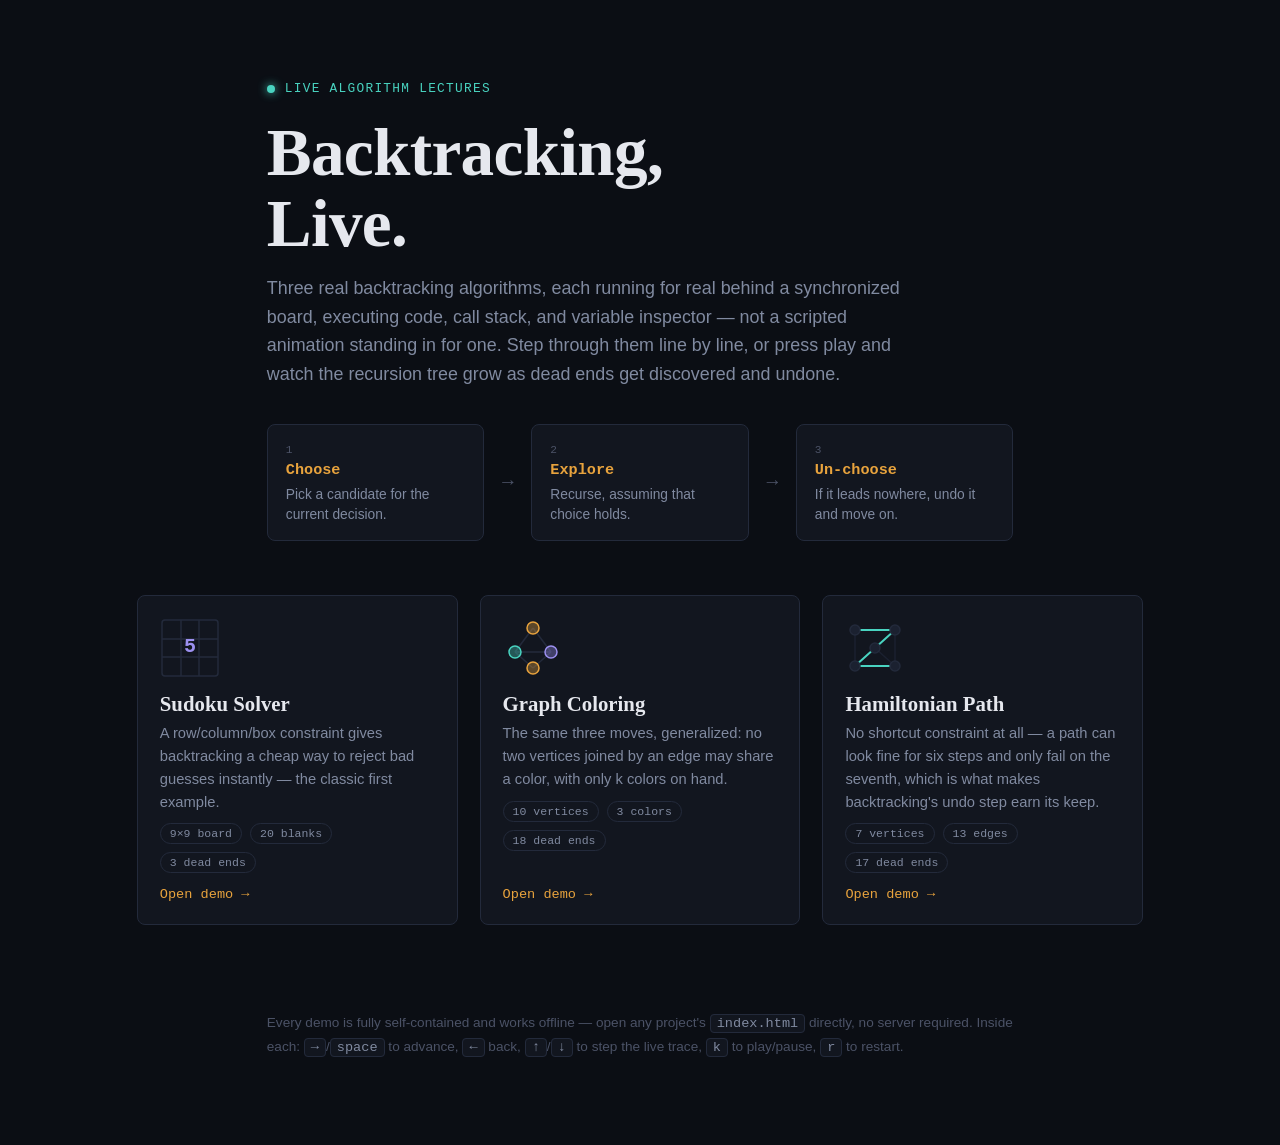
<file: index.html>
<!DOCTYPE html>
<html lang="en">
<head>
<meta charset="UTF-8">
<meta name="viewport" content="width=device-width, initial-scale=1.0">
<title>Backtracking, Live &mdash; Three Interactive Lectures</title>
<link rel="stylesheet" href="css/style.css">
</head>
<body>

<div class="hub-glow"></div>

<header class="hub-hero">
  <div class="title-mark"><span class="dot"></span> LIVE ALGORITHM LECTURES</div>
  <h1 class="animate-in">Backtracking,<br>Live.</h1>
  <p class="lede animate-in">Three real backtracking algorithms, each running for real behind
    a synchronized board, executing code, call stack, and variable inspector &mdash; not a
    scripted animation standing in for one. Step through them line by line, or press play
    and watch the recursion tree grow as dead ends get discovered and undone.</p>

  <div class="hub-principle animate-in">
    <div class="principle-step"><span class="principle-num">1</span><span>Choose</span><p>Pick a candidate for the current decision.</p></div>
    <div class="principle-arrow">&rarr;</div>
    <div class="principle-step"><span class="principle-num">2</span><span>Explore</span><p>Recurse, assuming that choice holds.</p></div>
    <div class="principle-arrow">&rarr;</div>
    <div class="principle-step"><span class="principle-num">3</span><span>Un-choose</span><p>If it leads nowhere, undo it and move on.</p></div>
  </div>
</header>

<main class="hub-grid">

  <a class="hub-card animate-in" href="sudoku/index.html">
    <div class="hub-card-icon">
      <svg viewBox="0 0 60 60"><g class="icon-grid">
        <rect x="2" y="2" width="56" height="56" rx="3"></rect>
        <line x1="21" y1="2" x2="21" y2="58"></line>
        <line x1="39" y1="2" x2="39" y2="58"></line>
        <line x1="2" y1="21" x2="58" y2="21"></line>
        <line x1="2" y1="39" x2="58" y2="39"></line>
      </g>
      <text class="icon-digit" x="30" y="34">5</text></svg>
    </div>
    <div class="hub-card-body">
      <h2>Sudoku Solver</h2>
      <p>A row/column/box constraint gives backtracking a cheap way to reject bad guesses
        instantly &mdash; the classic first example.</p>
      <div class="hub-stats">
        <span>9&times;9 board</span><span>20 blanks</span><span>3 dead ends</span>
      </div>
    </div>
    <div class="hub-card-cta">Open demo &rarr;</div>
  </a>

  <a class="hub-card animate-in" href="graph-coloring/index.html">
    <div class="hub-card-icon">
      <svg viewBox="0 0 60 60"><g class="icon-graph">
        <line x1="30" y1="10" x2="12" y2="34"></line>
        <line x1="30" y1="10" x2="48" y2="34"></line>
        <line x1="12" y1="34" x2="30" y2="50"></line>
        <line x1="48" y1="34" x2="30" y2="50"></line>
        <line x1="12" y1="34" x2="48" y2="34"></line>
      </g>
        <circle class="icon-node n1" cx="30" cy="10" r="6"></circle>
        <circle class="icon-node n2" cx="12" cy="34" r="6"></circle>
        <circle class="icon-node n3" cx="48" cy="34" r="6"></circle>
        <circle class="icon-node n1" cx="30" cy="50" r="6"></circle>
      </svg>
    </div>
    <div class="hub-card-body">
      <h2>Graph Coloring</h2>
      <p>The same three moves, generalized: no two vertices joined by an edge may share
        a color, with only k colors on hand.</p>
      <div class="hub-stats">
        <span>10 vertices</span><span>3 colors</span><span>18 dead ends</span>
      </div>
    </div>
    <div class="hub-card-cta">Open demo &rarr;</div>
  </a>

  <a class="hub-card animate-in" href="hamiltonian-path/index.html">
    <div class="hub-card-icon">
      <svg viewBox="0 0 60 60">
        <g class="icon-graph-faint">
          <line x1="10" y1="12" x2="50" y2="12"></line>
          <line x1="10" y1="12" x2="10" y2="48"></line>
          <line x1="50" y1="12" x2="50" y2="48"></line>
          <line x1="10" y1="48" x2="30" y2="30"></line>
          <line x1="50" y1="48" x2="30" y2="30"></line>
        </g>
        <path class="icon-path" d="M10,12 L50,12 L30,30 L10,48 L50,48" fill="none"></path>
        <circle class="icon-node" cx="10" cy="12" r="5"></circle>
        <circle class="icon-node" cx="50" cy="12" r="5"></circle>
        <circle class="icon-node" cx="30" cy="30" r="5"></circle>
        <circle class="icon-node" cx="10" cy="48" r="5"></circle>
        <circle class="icon-node" cx="50" cy="48" r="5"></circle>
      </svg>
    </div>
    <div class="hub-card-body">
      <h2>Hamiltonian Path</h2>
      <p>No shortcut constraint at all &mdash; a path can look fine for six steps and only
        fail on the seventh, which is what makes backtracking's undo step earn its keep.</p>
      <div class="hub-stats">
        <span>7 vertices</span><span>13 edges</span><span>17 dead ends</span>
      </div>
    </div>
    <div class="hub-card-cta">Open demo &rarr;</div>
  </a>

</main>

<footer class="hub-footer">
  <p>Every demo is fully self-contained and works offline &mdash; open any project's
    <code>index.html</code> directly, no server required. Inside each: <kbd>&rarr;</kbd>/<kbd>space</kbd>
    to advance, <kbd>&larr;</kbd> back, <kbd>&uarr;</kbd>/<kbd>&darr;</kbd> to step the live
    trace, <kbd>k</kbd> to play/pause, <kbd>r</kbd> to restart.</p>
</footer>

<script src="js/tween.js"></script>
<script src="js/main.js"></script>
</body>
</html>
</file>
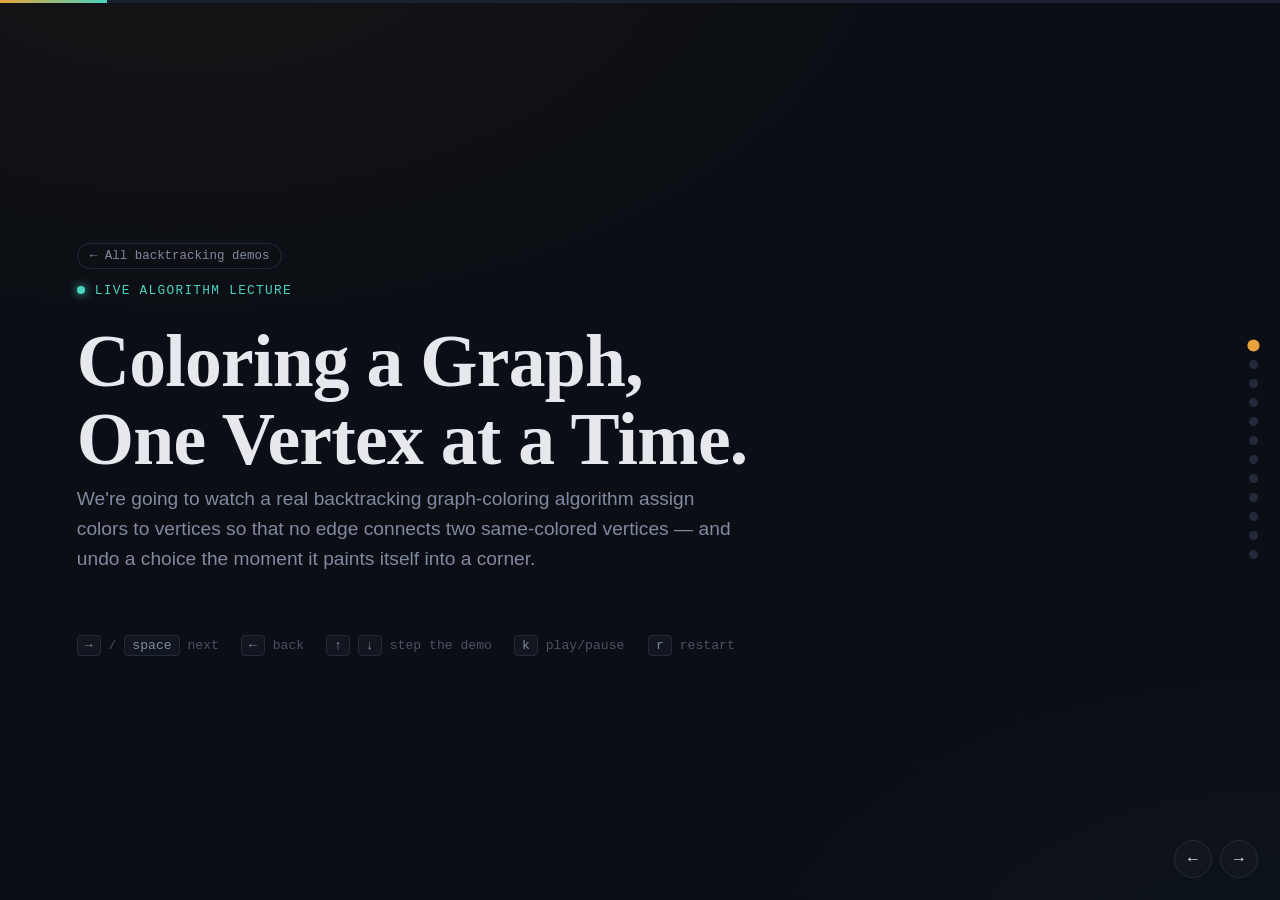
<file: graph-coloring/index.html>
<!DOCTYPE html>
<html lang="en">
<head>
<meta charset="UTF-8">
<meta name="viewport" content="width=device-width, initial-scale=1.0">
<title>Backtracking, Live &mdash; Graph Coloring</title>
<link rel="stylesheet" href="css/style.css">
</head>
<body>

<div class="reveal-deck">

  <!-- ============================================================== -->
  <section class="slide" id="slide-title">
    <a class="hub-link" href="../index.html">&larr; All backtracking demos</a>
    <div class="title-mark"><span class="dot"></span> LIVE ALGORITHM LECTURE</div>
    <h1 class="animate-in">Coloring a Graph,<br>One Vertex at a Time.</h1>
    <p class="lede animate-in">We're going to watch a real backtracking graph-coloring
      algorithm assign colors to vertices so that no edge connects two same-colored
      vertices &mdash; and undo a choice the moment it paints itself into a corner.</p>
    <div class="title-hint animate-in">
      <span><kbd>&rarr;</kbd> / <kbd>space</kbd> next</span>
      <span><kbd>&larr;</kbd> back</span>
      <span><kbd>&uarr;</kbd> <kbd>&darr;</kbd> step the demo</span>
      <span><kbd>k</kbd> play/pause &nbsp; <kbd>r</kbd> restart</span>
    </div>
  </section>

  <!-- ============================================================== -->
  <section class="slide" id="slide-concept">
    <div class="slide-eyebrow">01 &middot; The idea</div>
    <h2>Same three moves as any backtracking search</h2>
    <p class="lede"><strong>Choose</strong> a color for the next vertex.
      <strong>Explore</strong> the rest of the graph assuming that choice.
      <strong>Un-choose</strong> it the instant that assumption leads nowhere.</p>

    <div class="two-col slide-body">
      <div class="card animate-in">
        <h3>The rule that matters</h3>
        <p>Two vertices joined by an edge can never share a color. That's the entire
          constraint &mdash; graph coloring backtracking is just Sudoku's row/column/box
          rule generalized to "any two connected vertices".</p>
        <button class="reveal-toggle" data-reveal-toggle aria-expanded="false">Why does vertex order matter?</button>
        <div class="reveal-content">Coloring vertices in a smarter order (most-constrained
          first) prunes dead ends earlier. This deck colors them in plain index order 0..n&minus;1
          on purpose, so the backtracking itself &mdash; not a clever heuristic &mdash; is what's on display.</div>
      </div>
      <div class="card animate-in">
        <h3>k colors, not "the" answer</h3>
        <p>This demo fixes <strong>k&nbsp;=&nbsp;3</strong> available colors up front.
          With too few colors the search would fail entirely; with plenty it would
          never need to backtrack. Three is chosen specifically to force real dead ends.</p>
        <button class="reveal-toggle" data-reveal-toggle aria-expanded="false">What's the chromatic number?</button>
        <div class="reveal-content">The chromatic number is the smallest k for which a
          valid coloring exists at all. Finding it exactly is NP-hard in general &mdash;
          this demo sidesteps that by fixing k and just showing whether backtracking
          finds a valid coloring for that k.</div>
      </div>
    </div>
  </section>

  <!-- ============================================================== -->
  <section class="slide" id="slide-brute-force">
    <div class="slide-eyebrow">02 &middot; Why not brute force?</div>
    <h2>The obvious approach, first</h2>
    <p class="lede">Before backtracking, it's worth seeing the approach it replaces: generate
      every possible way to assign colors to all n vertices, then check each one. Simple,
      correct, and the exact reason backtracking exists.</p>

    <div class="two-col slide-body">
      <div class="card animate-in">
        <h3>Generate &amp; test</h3>
        <p>Assign every vertex a color from 1 to k, in every possible combination, then
          check whether any edge connects two same-colored vertices. If one does, discard
          the whole assignment and try the next combination.</p>
        <button class="reveal-toggle" data-reveal-toggle aria-expanded="false">How many combinations is that, really?</button>
        <div class="reveal-content">This graph has 10 vertices and k = 3 colors, so brute
          force would consider up to 3<sup>10</sup> = 59,049 full assignments before ever
          checking an edge. That's small enough to brute force here &mdash; but the same
          idea on a 40-vertex graph would mean checking 3<sup>40</sup> &asymp; 1.2 &times; 10<sup>19</sup>
          assignments, which is where the difference starts to matter enormously.</div>
      </div>
      <div class="card animate-in">
        <h3>What backtracking changes</h3>
        <p>Instead of coloring every vertex and checking the whole graph once at the end,
          backtracking checks each vertex's neighbors the moment it's colored. An
          assignment that breaks a rule is rejected immediately &mdash; no time is spent
          finishing an assignment that was already doomed by its second vertex.</p>
        <button class="reveal-toggle" data-reveal-toggle aria-expanded="false">So is backtracking a different algorithm?</button>
        <div class="reveal-content">Not really &mdash; it's the same generate-and-test idea,
          just interleaved with validation instead of run afterward. That's the entire
          trick: it turns "check every finished assignment" into "check one vertex at a
          time and abandon bad ones immediately."</div>
      </div>
    </div>
  </section>

  <!-- ============================================================== -->
  <section class="slide" id="slide-code">
    <div class="slide-eyebrow">03 &middot; The algorithm</div>
    <h2>Eleven lines, read top to bottom</h2>
    <p class="lede">This is the exact function the live demo executes &mdash; vertices are
      visited in index order, colors tried from 1 up to k.</p>

    <div class="slide-body">
      <pre class="mini-code"><span class="tok-keyword">function</span> <span class="tok-function">solve</span>(vertex, depth) {
  <span class="tok-keyword">if</span> (vertex === n) <span class="tok-keyword">return</span> <span class="tok-keyword">true</span>; <span class="tok-comment">// all colored</span>
  <span class="tok-keyword">for</span> (<span class="tok-keyword">let</span> c = <span class="tok-number">1</span>; c &lt;= k; c++) {
    <span class="tok-keyword">if</span> (<span class="tok-function">isValid</span>(vertex, c)) {
      color[vertex] = c;             <span class="tok-comment">// place</span>
      <span class="tok-keyword">if</span> (<span class="tok-function">solve</span>(vertex + <span class="tok-number">1</span>, depth + <span class="tok-number">1</span>)) <span class="tok-keyword">return</span> <span class="tok-keyword">true</span>;
      color[vertex] = <span class="tok-number">0</span>;             <span class="tok-comment">// undo (backtrack)</span>
    }
  }
  <span class="tok-keyword">return</span> <span class="tok-keyword">false</span>;  <span class="tok-comment">// dead end, let caller backtrack</span>
}</pre>

      <div class="two-col">
        <div class="card animate-in">
          <h3>Base case (line 2)</h3>
          <p>Once every vertex index up to n has been colored, the recursion has nothing
            left to decide &mdash; it unwinds with <code>true</code> all the way up.</p>
        </div>
        <div class="card animate-in">
          <h3>The recursive step (lines 3&ndash;8)</h3>
          <p><code>isValid</code> checks every neighbor already colored. A valid color gets
            assigned, then <code>solve()</code> calls itself for the next vertex. If that
            deeper call ever returns <code>false</code>, line 7 erases the color before
            the loop tries the next one.</p>
        </div>
      </div>
    </div>
  </section>

  <!-- ============================================================== -->
  <section class="slide" id="slide-tree-concept">
    <div class="slide-eyebrow">04 &middot; Seeing the recursion</div>
    <h2>Every call is a node. Every color tried is an edge.</h2>
    <p class="lede">The recursion tree below is the entire call-stack history laid out at
      once, instead of only showing you the current top frame.</p>
    <div class="two-col slide-body">
      <div class="concept-tree-wrap animate-in">
        <svg viewBox="0 0 320 200" width="100%" height="220">
          <line class="edge" x1="160" y1="30" x2="90" y2="90"></line>
          <line class="edge" x1="160" y1="30" x2="230" y2="90"></line>
          <line class="edge" x1="90" y1="90" x2="50" y2="150"></line>
          <line class="edge" x1="90" y1="90" x2="130" y2="150"></line>
          <line class="edge" x1="230" y1="90" x2="270" y2="150"></line>
          <g class="node"><circle cx="160" cy="30" r="14"></circle><text x="160" y="34">v0</text></g>
          <g class="node"><circle cx="90" cy="90" r="14"></circle><text x="90" y="94">c1</text></g>
          <g class="node"><circle cx="230" cy="90" r="14"></circle><text x="230" y="94">c2</text></g>
          <g class="node dead"><circle cx="50" cy="150" r="14"></circle><text x="50" y="154">dead</text></g>
          <g class="node ok"><circle cx="130" cy="150" r="14"></circle><text x="130" y="154">ok</text></g>
          <g class="node ok"><circle cx="270" cy="150" r="14"></circle><text x="270" y="154">ok</text></g>
        </svg>
      </div>
      <div class="card animate-in">
        <h3>Reading the tree</h3>
        <p><span style="color:var(--accent-red)">&#9679;</span> A red node tried every
          remaining color and none worked &mdash; a genuine dead end that forces its
          parent to backtrack and try the next color.</p>
        <p><span style="color:var(--accent-cyan)">&#9679;</span> A cyan node lies on the
          path that eventually colored the whole graph.</p>
      </div>
    </div>
  </section>

  <!-- ============================================================== -->
  <section class="slide" id="slide-live-demo">
    <div class="demo-header">
      <div>
        <div class="slide-eyebrow">05 &middot; Live execution</div>
        <h2>Watch it color, one line at a time</h2>
      </div>
      <div class="demo-note" id="demo-note"></div>
    </div>

    <div class="demo-grid">
      <div class="panel panel-board" id="panel-board">
        <div class="panel-head"><span>Graph</span><span class="tag">live</span></div>
        <div class="panel-board-body"><svg id="demo-board"></svg></div>
      </div>

      <div class="panel panel-code">
        <div class="panel-head"><span>Executing Code</span><span class="tag" id="demo-step-counter">step 1 / 1</span></div>
        <div class="panel-code-body" id="demo-code"></div>
      </div>

      <div class="panel-inspect">
        <div class="panel-stack" id="panel-stack">
          <div class="panel-head"><span>Recursion Stack</span></div>
          <div class="stack-body" id="demo-stack"></div>
        </div>
        <div class="panel-variables">
          <div class="panel-head"><span>Variable Inspector</span></div>
          <div class="variables-body" id="demo-variables"></div>
        </div>
      </div>

      <div class="panel panel-tree">
        <div class="panel-head"><span>Recursion Tree</span><span class="tag">grows live as calls happen</span></div>
        <div class="tree-body"><svg id="demo-tree"></svg></div>
      </div>

      <div class="panel panel-ladder">
        <span class="panel-head" style="border:none;padding:0;">Depth</span>
        <div id="demo-ladder"></div>
      </div>

      <div class="panel transport">
        <div class="transport-buttons">
          <button class="tbtn" id="btn-restart" title="Restart (r)">&#8634; Restart</button>
          <button class="tbtn" id="btn-prev" title="Previous step">&#8592; Prev</button>
          <button class="tbtn" id="btn-play-pause" title="Play / Pause (k)">&#9654; Play</button>
          <button class="tbtn" id="btn-next" title="Next step">Next &#8594;</button>
        </div>
        <div class="scrub-wrap">
          <input type="range" id="step-scrubber" min="0" max="1" value="0" step="1">
        </div>
        <div class="speed-wrap">
          <span>Speed</span>
          <input type="range" id="speed-range" min="1" max="4" value="2" step="1">
          <span id="speed-label">Normal</span>
        </div>
      </div>
    </div>
  </section>

  <!-- ============================================================== -->
  <section class="slide" id="slide-complexity">
    <div class="slide-eyebrow">06 &middot; Complexity &amp; trade-offs</div>
    <h2>What backtracking actually buys you</h2>
    <p class="lede">n is the number of vertices (10 here) and k the number of colors (3
      here). Both approaches share the same worst-case bound &mdash; the difference is how
      often that worst case actually gets reached.</p>

    <div class="two-col slide-body">
      <div class="card animate-in">
        <h3>Time &amp; space</h3>
        <table class="complexity-table">
          <tr><th>Metric</th><th>Brute force</th><th>Backtracking</th></tr>
          <tr><td class="metric">Best case</td><td>&Omega;(k<sup>n</sup>) &mdash; still generates every assignment</td><td>O(n&middot;k) &mdash; every vertex resolved on its first valid color</td></tr>
          <tr><td class="metric">Worst case</td><td>O(k<sup>n</sup>&middot;E) &mdash; generate, then validate against every edge</td><td>O(k<sup>n</sup>) &mdash; same bound, pruned far earlier in practice</td></tr>
          <tr><td class="metric">Space</td><td>O(n) per candidate assignment held</td><td>O(n) recursion depth + the color array</td></tr>
        </table>
        <p style="margin-top:10px;">On this graph: brute force checks up to 3<sup>10</sup> =
          59,049 assignments; the live demo you ran needed 214 steps.</p>
      </div>
      <div class="card animate-in">
        <h3>Advantages &amp; disadvantages</h3>
        <ul class="pro-con-list pros">
          <li>Rejects a bad assignment at the first conflicting edge, not after coloring everyone</li>
          <li>Simple, general-purpose &mdash; works for any graph and any k without modification</li>
          <li>Complete: guaranteed to find a valid k-coloring if one exists</li>
          <li>Composes naturally with better vertex/color ordering heuristics</li>
        </ul>
        <ul class="pro-con-list cons" style="margin-top:10px;">
          <li>Worst-case time is still exponential in the number of vertices</li>
          <li>Finding the true chromatic number (smallest possible k) is NP-hard &mdash; this only answers "does k work?"</li>
          <li>Naive vertex ordering can trigger far more backtracking than necessary</li>
        </ul>
      </div>
    </div>
  </section>

  <!-- ============================================================== -->
  <section class="slide" id="slide-alternatives">
    <div class="slide-eyebrow">07 &middot; Alternative approaches</div>
    <h2>Smarter than plain backtracking</h2>
    <p class="lede">Two very different families of techniques used in practice instead of
      (or alongside) exhaustive backtracking.</p>

    <div class="two-col slide-body">
      <div class="card animate-in">
        <h3>Greedy coloring</h3>
        <p>Visit vertices in some order and assign each the smallest-numbered color not
          already used by an already-colored neighbor &mdash; no recursion, no undoing,
          just one pass. It's fast (roughly O(V + E)) but offers no guarantee: it can use
          more colors than necessary, and depending on vertex order it may fail to find a
          valid coloring for a fixed k even when one exists.</p>
        <button class="reveal-toggle" data-reveal-toggle aria-expanded="false">Can ordering fix that?</button>
        <div class="reveal-content">Partially &mdash; the Welsh&ndash;Powell heuristic colors
          highest-degree vertices first, which tends to use noticeably fewer colors than a
          arbitrary order. It still isn't guaranteed optimal or even guaranteed to succeed
          for a fixed k, which is exactly the gap backtracking's guarantee fills.</div>
      </div>
      <div class="card animate-in">
        <h3>SAT / Boolean Satisfiability</h3>
        <p>Encode the whole problem as a boolean formula: one variable per (vertex, color)
          pair, clauses forcing "each vertex gets exactly one color," and clauses forcing
          "no edge's two endpoints share a color." Hand that formula to a modern SAT solver
          (DPLL/CDCL-based) and let decades of solver engineering find a satisfying
          assignment &mdash; or prove none exists.</p>
        <button class="reveal-toggle" data-reveal-toggle aria-expanded="false">Why bother, if it's the same problem?</button>
        <div class="reveal-content">Modern SAT solvers include learned clauses, clever
          branching heuristics, and years of low-level optimization that a hand-rolled
          backtracking search doesn't have. For large, hard instances, reducing to SAT and
          calling an off-the-shelf solver often massively outperforms a naive custom search.</div>
      </div>
    </div>
  </section>

  <!-- ============================================================== -->
  <section class="slide" id="slide-applications">
    <div class="slide-eyebrow">08 &middot; Real-world applications</div>
    <h2>The same shape shows up outside graphs</h2>
    <p class="lede">Graph coloring is a stand-in for "assign labels from a small pool so
      that conflicting things never match" &mdash; a pattern with genuinely surprising reach.</p>

    <div class="two-col slide-body">
      <div class="card animate-in">
        <h3>Map coloring</h3>
        <p>The original motivating example: color regions on a map so no two adjacent
          regions share a color. The famous Four Color Theorem says four colors always
          suffice for any planar map &mdash; a result proved (controversially, using a
          computer) by Appel and Haken in 1976.</p>
      </div>
      <div class="card animate-in">
        <h3>CPU register allocation</h3>
        <p>A compiler builds an "interference graph" where two variables are connected if
          they're both alive at the same point in a program. Assigning each variable a
          physical CPU register such that no two interfering variables share one is
          <em>literally</em> graph coloring, with k = the number of available registers
          &mdash; this is exactly how Chaitin's classic register-allocation algorithm works.</p>
      </div>
    </div>
  </section>

  <!-- ============================================================== -->
  <section class="slide" id="slide-recap">
    <div class="slide-eyebrow">09 &middot; Recap</div>
    <h2>What you just watched</h2>
    <p class="lede">Three ideas, all visible directly in the trace you just stepped through.</p>
    <div class="recap-grid slide-body">
      <div class="card animate-in">
        <div class="big">O(k^n)</div>
        <h3>Worst case</h3>
        <p>k colors tried per vertex, n vertices deep. The neighbor check prunes this
          drastically in practice &mdash; this graph's trace stayed under 250 steps.</p>
      </div>
      <div class="card animate-in">
        <div class="big">18 backtracks</div>
        <h3>Real dead ends</h3>
        <p>With only 3 colors available, this particular graph forces the naive
          vertex-order search to backtrack repeatedly before finding a valid coloring.</p>
      </div>
      <div class="card animate-in">
        <div class="big">undo &ne; restart</div>
        <h3>Backtracking's whole trick</h3>
        <p>Every red dead end erased exactly one vertex's color and resumed &mdash; every
          other vertex's coloring so far was left untouched.</p>
      </div>
    </div>
  </section>

  <!-- ============================================================== -->
  <section class="slide" id="slide-references">
    <div class="slide-eyebrow">10 &middot; References</div>
    <h2>For further reading</h2>
    <p class="lede">Where the ideas on this deck's slides come from, for anyone who wants
      to go deeper.</p>
    <ul class="ref-list slide-body">
      <li>Appel, K. &amp; Haken, W. (1976) &mdash; <a href="https://en.wikipedia.org/wiki/Four_color_theorem" target="_blank" rel="noopener">The Four Color Theorem</a> &mdash; the classic map-coloring result.</li>
      <li>Chaitin, G. (1982) &mdash; <a href="https://en.wikipedia.org/wiki/Register_allocation" target="_blank" rel="noopener">"Register allocation via coloring"</a> &mdash; the compiler application discussed on the applications slide.</li>
      <li>Karp, R. (1972) &mdash; <a href="https://en.wikipedia.org/wiki/Karp%27s_21_NP-complete_problems" target="_blank" rel="noopener">Reducibility Among Combinatorial Problems</a> &mdash; establishes graph k-coloring as NP-complete.</li>
      <li>Wikipedia &mdash; <a href="https://en.wikipedia.org/wiki/Graph_coloring" target="_blank" rel="noopener">Graph coloring</a> &mdash; general overview, including greedy and Welsh&ndash;Powell ordering.</li>
      <li>Wikipedia &mdash; <a href="https://en.wikipedia.org/wiki/Boolean_satisfiability_problem" target="_blank" rel="noopener">Boolean satisfiability problem</a> &mdash; background for the SAT-based alternative.</li>
    </ul>
  </section>

  <!-- ============================================================== -->
  <section class="slide" id="slide-end">
    <div class="slide-eyebrow">Fin</div>
    <h1>Go replay it.</h1>
    <p class="lede">Jump back to the live demo and scrub through the trace as many times as
      you'd like &mdash; try pausing right before one of the dead ends and guessing which
      color will fail next.</p>
    <div class="end-actions">
      <button class="tbtn" onclick="document.querySelector('.deck-dot:nth-child(6)').click()">&#8592; Back to live demo</button>
      <button class="tbtn" onclick="document.querySelector('.deck-dot:nth-child(1)').click()">&#8634; Restart deck</button>
    </div>
  </section>

</div>

<script src="js/tween.js"></script>
<script src="js/highlight.js"></script>
<script src="js/data.js"></script>
<script src="js/solver.js"></script>
<script src="js/visualizer.js"></script>
<script src="js/player.js"></script>
<script src="js/slides.js"></script>
<script src="js/main.js"></script>
</body>
</html>
</file>
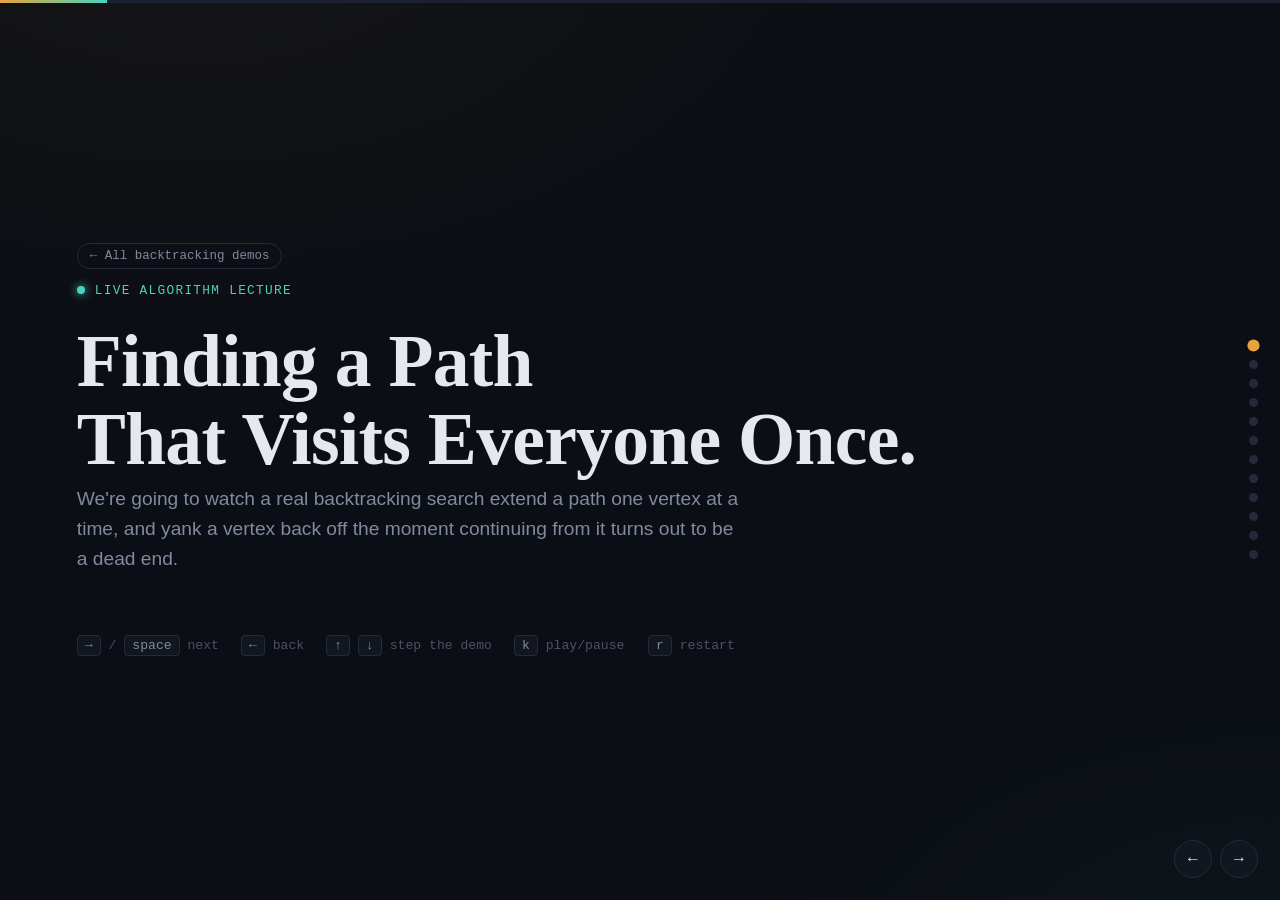
<file: hamiltonian-path/index.html>
<!DOCTYPE html>
<html lang="en">
<head>
<meta charset="UTF-8">
<meta name="viewport" content="width=device-width, initial-scale=1.0">
<title>Backtracking, Live &mdash; Hamiltonian Path</title>
<link rel="stylesheet" href="css/style.css">
</head>
<body>

<div class="reveal-deck">

  <!-- ============================================================== -->
  <section class="slide" id="slide-title">
    <a class="hub-link" href="../index.html">&larr; All backtracking demos</a>
    <div class="title-mark"><span class="dot"></span> LIVE ALGORITHM LECTURE</div>
    <h1 class="animate-in">Finding a Path<br>That Visits Everyone Once.</h1>
    <p class="lede animate-in">We're going to watch a real backtracking search extend a
      path one vertex at a time, and yank a vertex back off the moment continuing from it
      turns out to be a dead end.</p>
    <div class="title-hint animate-in">
      <span><kbd>&rarr;</kbd> / <kbd>space</kbd> next</span>
      <span><kbd>&larr;</kbd> back</span>
      <span><kbd>&uarr;</kbd> <kbd>&darr;</kbd> step the demo</span>
      <span><kbd>k</kbd> play/pause &nbsp; <kbd>r</kbd> restart</span>
    </div>
  </section>

  <!-- ============================================================== -->
  <section class="slide" id="slide-concept">
    <div class="slide-eyebrow">01 &middot; The idea</div>
    <h2>Extend the path. Undo the last step if stuck.</h2>
    <p class="lede">A Hamiltonian path visits every vertex in a graph exactly once. There's
      no shortcut rule like Sudoku's row/column/box check &mdash; the only way to know a
      partial path is doomed is to keep extending it until it provably can't reach
      the remaining vertices, then backtrack.</p>

    <div class="two-col slide-body">
      <div class="card animate-in">
        <h3>The three moves, again</h3>
        <p><strong>Choose</strong> an unvisited neighbor of the path's current last vertex.</p>
        <p><strong>Explore</strong> &mdash; recurse, assuming the path continues from there.</p>
        <p><strong>Un-choose</strong> &mdash; if every neighbor from here leads nowhere,
          remove the last vertex and let the caller try a different one.</p>
        <button class="reveal-toggle" data-reveal-toggle aria-expanded="false">Why can dead ends run so deep here?</button>
        <div class="reveal-content">Unlike Sudoku, there's no local constraint that
          instantly rules out most wrong guesses &mdash; a path can look perfectly fine
          for five, six, seven steps and only fail because the one remaining unvisited
          vertex has no edge back to where the path ended up.</div>
      </div>
      <div class="card animate-in">
        <h3>Path vs. cycle</h3>
        <p>This demo looks for a Hamiltonian <em>path</em> (start anywhere, end anywhere,
          visit every vertex once) rather than a Hamiltonian <em>cycle</em> (which must
          also return to the start). The backtracking shape is identical either way.</p>
        <button class="reveal-toggle" data-reveal-toggle aria-expanded="false">Is this problem easy to solve in general?</button>
        <div class="reveal-content">No &mdash; determining whether a Hamiltonian path
          exists at all is NP-complete. Backtracking is a correct way to find one when
          it exists, but there's no known algorithm that's fast on every graph.</div>
      </div>
    </div>
  </section>

  <!-- ============================================================== -->
  <section class="slide" id="slide-brute-force">
    <div class="slide-eyebrow">02 &middot; Why not brute force?</div>
    <h2>The obvious approach, first</h2>
    <p class="lede">Before backtracking, it's worth seeing the approach it replaces:
      generate every possible ordering of the vertices, then check whether consecutive
      vertices in that ordering are actually connected by an edge.</p>

    <div class="two-col slide-body">
      <div class="card animate-in">
        <h3>Generate &amp; test</h3>
        <p>List every permutation of the n vertices, then walk each one checking whether
          every consecutive pair is joined by an edge in the graph. If any pair isn't
          connected, discard that entire ordering and move to the next permutation.</p>
        <button class="reveal-toggle" data-reveal-toggle aria-expanded="false">How many permutations is that, really?</button>
        <div class="reveal-content">This graph has 7 vertices, so brute force would
          consider up to 7! = 5,040 orderings (or 6! = 720 if the start vertex is fixed, as
          it is here) before checking a single edge. On a 20-vertex graph that same idea
          means roughly 19! &asymp; 1.2 &times; 10<sup>17</sup> orderings &mdash; this is where
          the two approaches' practical difference becomes enormous.</div>
      </div>
      <div class="card animate-in">
        <h3>What backtracking changes</h3>
        <p>Instead of building a full ordering and checking it once at the end,
          backtracking checks for an edge the moment it tries to extend the path to a new
          vertex. An extension that isn't actually connected is never explored further
          &mdash; no time is spent completing an ordering that was already impossible after
          its second step.</p>
        <button class="reveal-toggle" data-reveal-toggle aria-expanded="false">So is backtracking a different algorithm?</button>
        <div class="reveal-content">Not really &mdash; it's the same generate-and-test idea,
          just interleaved with validation instead of run afterward. That's the entire
          trick: it turns "check every finished ordering" into "check one edge at a time
          and abandon impossible paths immediately."</div>
      </div>
    </div>
  </section>

  <!-- ============================================================== -->
  <section class="slide" id="slide-code">
    <div class="slide-eyebrow">03 &middot; The algorithm</div>
    <h2>Twelve lines, read top to bottom</h2>
    <p class="lede">This is the exact function the live demo executes &mdash; neighbors of
      the current last vertex are tried in ascending order, starting the path at vertex 0.</p>

    <div class="slide-body">
      <pre class="mini-code"><span class="tok-keyword">function</span> <span class="tok-function">solve</span>(path, depth) {
  <span class="tok-keyword">if</span> (path.length === n) <span class="tok-keyword">return</span> <span class="tok-keyword">true</span>; <span class="tok-comment">// visited all</span>
  <span class="tok-keyword">const</span> last = path[path.length - <span class="tok-number">1</span>];
  <span class="tok-keyword">for</span> (<span class="tok-keyword">const</span> next <span class="tok-keyword">of</span> neighbors(last)) {
    <span class="tok-keyword">if</span> (<span class="tok-function">isValid</span>(next, path)) {
      path.push(next);              <span class="tok-comment">// place</span>
      <span class="tok-keyword">if</span> (<span class="tok-function">solve</span>(path, depth + <span class="tok-number">1</span>)) <span class="tok-keyword">return</span> <span class="tok-keyword">true</span>;
      path.pop();                   <span class="tok-comment">// undo (backtrack)</span>
    }
  }
  <span class="tok-keyword">return</span> <span class="tok-keyword">false</span>;  <span class="tok-comment">// dead end, let caller backtrack</span>
}</pre>

      <div class="two-col">
        <div class="card animate-in">
          <h3>Base case (line 2)</h3>
          <p>Once the path's length equals the number of vertices, every vertex has been
            visited exactly once &mdash; the recursion unwinds with <code>true</code>.</p>
        </div>
        <div class="card animate-in">
          <h3>The recursive step (lines 4&ndash;9)</h3>
          <p><code>isValid</code> just means "not already on the path". A valid neighbor
            extends the path, then <code>solve()</code> recurses from that new last vertex.
            If that returns <code>false</code>, line 8 removes it before the loop tries
            the next neighbor.</p>
        </div>
      </div>
    </div>
  </section>

  <!-- ============================================================== -->
  <section class="slide" id="slide-tree-concept">
    <div class="slide-eyebrow">04 &middot; Seeing the recursion</div>
    <h2>Every call is a node. Every extension is an edge.</h2>
    <p class="lede">The recursion tree below is the entire call-stack history laid out at
      once, instead of only showing you the current top frame.</p>
    <div class="two-col slide-body">
      <div class="concept-tree-wrap animate-in">
        <svg viewBox="0 0 320 200" width="100%" height="220">
          <line class="edge" x1="160" y1="30" x2="90" y2="90"></line>
          <line class="edge" x1="160" y1="30" x2="230" y2="90"></line>
          <line class="edge" x1="90" y1="90" x2="50" y2="150"></line>
          <line class="edge" x1="90" y1="90" x2="130" y2="150"></line>
          <line class="edge" x1="230" y1="90" x2="270" y2="150"></line>
          <g class="node"><circle cx="160" cy="30" r="14"></circle><text x="160" y="34">0</text></g>
          <g class="node"><circle cx="90" cy="90" r="14"></circle><text x="90" y="94">&rarr;2</text></g>
          <g class="node"><circle cx="230" cy="90" r="14"></circle><text x="230" y="94">&rarr;4</text></g>
          <g class="node dead"><circle cx="50" cy="150" r="14"></circle><text x="50" y="154">dead</text></g>
          <g class="node ok"><circle cx="130" cy="150" r="14"></circle><text x="130" y="154">ok</text></g>
          <g class="node ok"><circle cx="270" cy="150" r="14"></circle><text x="270" y="154">ok</text></g>
        </svg>
      </div>
      <div class="card animate-in">
        <h3>Reading the tree</h3>
        <p><span style="color:var(--accent-red)">&#9679;</span> A red node extended the
          path to a vertex from which every remaining neighbor was either visited or led
          nowhere &mdash; a genuine dead end.</p>
        <p><span style="color:var(--accent-cyan)">&#9679;</span> A cyan node lies on the
          path that eventually visited every vertex.</p>
      </div>
    </div>
  </section>

  <!-- ============================================================== -->
  <section class="slide" id="slide-live-demo">
    <div class="demo-header">
      <div>
        <div class="slide-eyebrow">05 &middot; Live execution</div>
        <h2>Watch the path grow, one line at a time</h2>
      </div>
      <div class="demo-note" id="demo-note"></div>
    </div>

    <div class="demo-grid">
      <div class="panel panel-board" id="panel-board">
        <div class="panel-head"><span>Graph</span><span class="tag">live</span></div>
        <div class="panel-board-body"><svg id="demo-board"></svg></div>
      </div>

      <div class="panel panel-code">
        <div class="panel-head"><span>Executing Code</span><span class="tag" id="demo-step-counter">step 1 / 1</span></div>
        <div class="panel-code-body" id="demo-code"></div>
      </div>

      <div class="panel-inspect">
        <div class="panel-stack" id="panel-stack">
          <div class="panel-head"><span>Recursion Stack</span></div>
          <div class="stack-body" id="demo-stack"></div>
        </div>
        <div class="panel-variables">
          <div class="panel-head"><span>Variable Inspector</span></div>
          <div class="variables-body" id="demo-variables"></div>
        </div>
      </div>

      <div class="panel panel-tree">
        <div class="panel-head"><span>Recursion Tree</span><span class="tag">grows live as calls happen</span></div>
        <div class="tree-body"><svg id="demo-tree"></svg></div>
      </div>

      <div class="panel panel-ladder">
        <span class="panel-head" style="border:none;padding:0;">Depth</span>
        <div id="demo-ladder"></div>
      </div>

      <div class="panel transport">
        <div class="transport-buttons">
          <button class="tbtn" id="btn-restart" title="Restart (r)">&#8634; Restart</button>
          <button class="tbtn" id="btn-prev" title="Previous step">&#8592; Prev</button>
          <button class="tbtn" id="btn-play-pause" title="Play / Pause (k)">&#9654; Play</button>
          <button class="tbtn" id="btn-next" title="Next step">Next &#8594;</button>
        </div>
        <div class="scrub-wrap">
          <input type="range" id="step-scrubber" min="0" max="1" value="0" step="1">
        </div>
        <div class="speed-wrap">
          <span>Speed</span>
          <input type="range" id="speed-range" min="1" max="4" value="2" step="1">
          <span id="speed-label">Normal</span>
        </div>
      </div>
    </div>
  </section>

  <!-- ============================================================== -->
  <section class="slide" id="slide-complexity">
    <div class="slide-eyebrow">06 &middot; Complexity &amp; trade-offs</div>
    <h2>What backtracking actually buys you</h2>
    <p class="lede">n is the number of vertices (7 here). Both approaches share the same
      worst-case bound &mdash; there's no local rule here (unlike Sudoku's row/column/box
      check) to prune most branches early, so the gap between them is smaller than in the
      other two demos, but backtracking still avoids fully building orderings that fail early.</p>

    <div class="two-col slide-body">
      <div class="card animate-in">
        <h3>Time &amp; space</h3>
        <table class="complexity-table">
          <tr><th>Metric</th><th>Brute force</th><th>Backtracking</th></tr>
          <tr><td class="metric">Best case</td><td>&Omega;(n!) &mdash; still generates every ordering</td><td>O(n) &mdash; a valid path found on the very first attempt at each step</td></tr>
          <tr><td class="metric">Worst case</td><td>O(n!&middot;n) &mdash; generate, then validate each ordering</td><td>O(n!) &mdash; same bound, pruned as soon as an edge is missing</td></tr>
          <tr><td class="metric">Space</td><td>O(n) per candidate ordering held</td><td>O(n) recursion depth + the path/visited arrays</td></tr>
        </table>
        <p style="margin-top:10px;">On this graph: brute force checks up to 6! = 720
          orderings (start fixed); the live demo you ran needed 199 steps.</p>
      </div>
      <div class="card animate-in">
        <h3>Advantages &amp; disadvantages</h3>
        <ul class="pro-con-list pros">
          <li>Abandons an ordering the instant an edge is missing, instead of building it fully first</li>
          <li>Simple and general &mdash; works on any graph, directed or undirected, without modification</li>
          <li>Complete: guaranteed to find a Hamiltonian path if one exists</li>
          <li>Extends naturally to Hamiltonian cycles by requiring a final edge back to the start</li>
        </ul>
        <ul class="pro-con-list cons" style="margin-top:10px;">
          <li>Worst-case time is factorial &mdash; the worst family of problems in this entire deck</li>
          <li>No cheap local constraint (like Sudoku's row/box rule) to prune most branches early</li>
          <li>Sparse, tricky graphs can force deep backtracking with little advance warning</li>
        </ul>
      </div>
    </div>
  </section>

  <!-- ============================================================== -->
  <section class="slide" id="slide-alternatives">
    <div class="slide-eyebrow">07 &middot; Alternative approaches</div>
    <h2>Smarter than plain backtracking</h2>
    <p class="lede">Two techniques that push past factorial-time backtracking, at the cost
      of memory or of a strict worst-case guarantee.</p>

    <div class="two-col slide-body">
      <div class="card animate-in">
        <h3>Bitmask dynamic programming</h3>
        <p>Represent "which vertices have been visited" as a bitmask, and let
          <code>dp[mask][v]</code> mean "a path visiting exactly the vertices in mask,
          ending at v, exists." Building this table bottom-up costs
          O(2<sup>n</sup>&middot;n) time and O(2<sup>n</sup>&middot;n) space &mdash; still
          exponential, but a dramatic improvement over O(n!) for moderate n (this is the
          same Held&ndash;Karp idea used for the Traveling Salesman Problem).</p>
        <button class="reveal-toggle" data-reveal-toggle aria-expanded="false">Why trade time for memory here?</button>
        <div class="reveal-content">2<sup>n</sup>&middot;n grows far slower than n! &mdash;
          for n = 20, n! is about 2.4 &times; 10<sup>18</sup> while 2<sup>n</sup>&middot;n is
          about 2 &times; 10<sup>7</sup>. The DP table does use real memory, which is why
          this approach stops being practical once n gets into the high 20s or 30s.</div>
      </div>
      <div class="card animate-in">
        <h3>Branch and bound</h3>
        <p>Keep backtracking's exact search structure, but add a bounding check before
          recursing: for instance, verify the remaining unvisited vertices are still
          reachable from the current position at all, or that no unvisited vertex has
          become totally cut off. Branches that fail the check are skipped without ever
          being explored &mdash; the worst-case bound is unchanged, but many real graphs see
          a large chunk of the search tree pruned away.</p>
      </div>
    </div>
  </section>

  <!-- ============================================================== -->
  <section class="slide" id="slide-applications">
    <div class="slide-eyebrow">08 &middot; Real-world applications</div>
    <h2>The same shape shows up outside graphs</h2>
    <p class="lede">"Visit everything exactly once, following only the connections that
      actually exist" turns out to describe quite a few practical problems.</p>

    <div class="two-col slide-body">
      <div class="card animate-in">
        <h3>Task sequencing</h3>
        <p>When tasks (or job-shop operations, or DNA fragments in sequencing-by-
          hybridization) must each be performed exactly once and only certain orderings are
          physically or logically valid, finding a feasible full sequence is exactly a
          Hamiltonian path search over a graph of "can follow" relationships.</p>
      </div>
      <div class="card animate-in">
        <h3>Network traversal</h3>
        <p>Inspection routes, certain vehicle-routing variants, and network-testing
          procedures that need to visit every node in a network exactly once (rather than
          find the shortest tour, which is the related Traveling Salesman Problem) reduce
          directly to Hamiltonian path search over the network's connectivity graph.</p>
      </div>
    </div>
  </section>

  <!-- ============================================================== -->
  <section class="slide" id="slide-recap">
    <div class="slide-eyebrow">09 &middot; Recap</div>
    <h2>What you just watched</h2>
    <p class="lede">Three ideas, all visible directly in the trace you just stepped through.</p>
    <div class="recap-grid slide-body">
      <div class="card animate-in">
        <div class="big">NP-complete</div>
        <h3>No shortcuts, in general</h3>
        <p>There's no known polynomial-time algorithm for this problem on arbitrary
          graphs &mdash; backtracking with pruning is a standard practical approach.</p>
      </div>
      <div class="card animate-in">
        <div class="big">17 backtracks</div>
        <h3>Real dead ends</h3>
        <p>This 7-vertex graph forces the naive ascending-neighbor search to retreat
          repeatedly before it finds the one path that reaches every vertex.</p>
      </div>
      <div class="card animate-in">
        <div class="big">undo &ne; restart</div>
        <h3>Backtracking's whole trick</h3>
        <p>Every red dead end popped exactly one vertex off the path and resumed &mdash;
          the rest of the path built so far was left untouched.</p>
      </div>
    </div>
  </section>

  <!-- ============================================================== -->
  <section class="slide" id="slide-references">
    <div class="slide-eyebrow">10 &middot; References</div>
    <h2>For further reading</h2>
    <p class="lede">Where the ideas on this deck's slides come from, for anyone who wants
      to go deeper.</p>
    <ul class="ref-list slide-body">
      <li>Held, M. &amp; Karp, R. (1962) &mdash; <a href="https://en.wikipedia.org/wiki/Held%E2%80%93Karp_algorithm" target="_blank" rel="noopener">A Dynamic Programming Approach to Sequencing Problems</a> &mdash; the bitmask-DP technique discussed on the alternatives slide.</li>
      <li>Wikipedia &mdash; <a href="https://en.wikipedia.org/wiki/Hamiltonian_path_problem" target="_blank" rel="noopener">Hamiltonian path problem</a> &mdash; definitions, complexity, and known special cases.</li>
      <li>Garey, M. &amp; Johnson, D. &mdash; <em>Computers and Intractability</em> &mdash; the standard reference establishing NP-completeness for this problem.</li>
      <li>Wikipedia &mdash; <a href="https://en.wikipedia.org/wiki/Branch_and_bound" target="_blank" rel="noopener">Branch and bound</a> &mdash; general technique behind the pruning alternative.</li>
      <li>Wikipedia &mdash; <a href="https://en.wikipedia.org/wiki/Travelling_salesman_problem" target="_blank" rel="noopener">Traveling Salesman Problem</a> &mdash; the closely related "shortest tour" variant mentioned on the applications slide.</li>
    </ul>
  </section>

  <!-- ============================================================== -->
  <section class="slide" id="slide-end">
    <div class="slide-eyebrow">Fin</div>
    <h1>Go replay it.</h1>
    <p class="lede">Jump back to the live demo and scrub through the trace as many times as
      you'd like &mdash; try pausing right before a dead end and guessing which vertex the
      path can't recover from.</p>
    <div class="end-actions">
      <button class="tbtn" onclick="document.querySelector('.deck-dot:nth-child(6)').click()">&#8592; Back to live demo</button>
      <button class="tbtn" onclick="document.querySelector('.deck-dot:nth-child(1)').click()">&#8634; Restart deck</button>
    </div>
  </section>

</div>

<script src="js/tween.js"></script>
<script src="js/highlight.js"></script>
<script src="js/data.js"></script>
<script src="js/solver.js"></script>
<script src="js/visualizer.js"></script>
<script src="js/player.js"></script>
<script src="js/slides.js"></script>
<script src="js/main.js"></script>
</body>
</html>
</file>
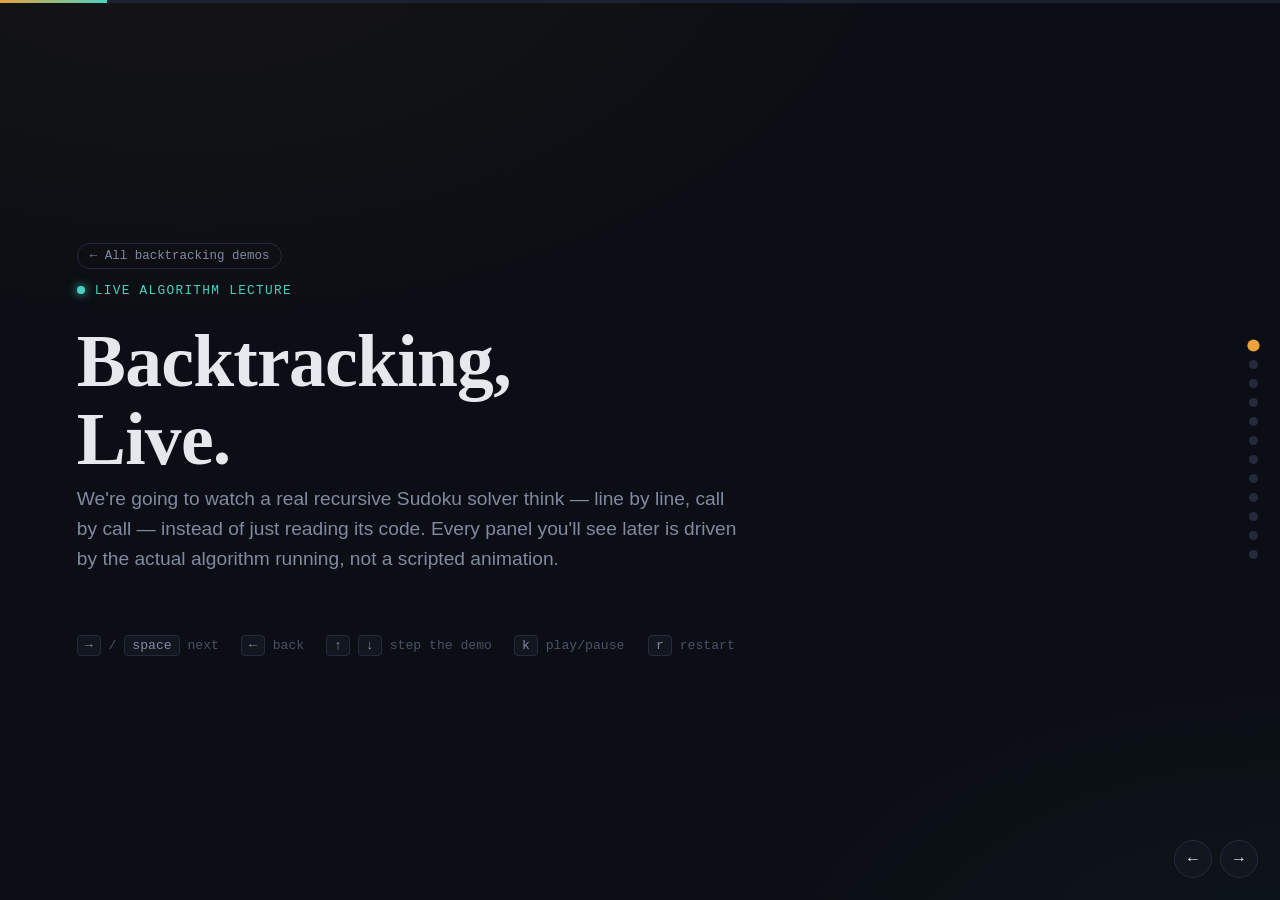
<file: sudoku/index.html>
<!DOCTYPE html>
<html lang="en">
<head>
<meta charset="UTF-8">
<meta name="viewport" content="width=device-width, initial-scale=1.0">
<title>Backtracking, Live &mdash; Solving Sudoku One Recursive Call at a Time</title>
<link rel="stylesheet" href="css/style.css">
</head>
<body>

<div class="reveal-deck">

  <!-- ==================================================================
       SLIDE 1 - Title
       ================================================================== -->
  <section class="slide" id="slide-title">
    <a class="hub-link" href="../index.html">&larr; All backtracking demos</a>
    <div class="title-mark"><span class="dot"></span> LIVE ALGORITHM LECTURE</div>
    <h1 class="animate-in">Backtracking,<br>Live.</h1>
    <p class="lede animate-in">We're going to watch a real recursive Sudoku solver think &mdash;
      line by line, call by call &mdash; instead of just reading its code. Every panel
      you'll see later is driven by the actual algorithm running, not a scripted animation.</p>
    <div class="title-hint animate-in">
      <span><kbd>&rarr;</kbd> / <kbd>space</kbd> next</span>
      <span><kbd>&larr;</kbd> back</span>
      <span><kbd>&uarr;</kbd> <kbd>&darr;</kbd> step the demo</span>
      <span><kbd>k</kbd> play/pause &nbsp; <kbd>r</kbd> restart</span>
    </div>
  </section>

  <!-- ==================================================================
       SLIDE 2 - What is backtracking?
       ================================================================== -->
  <section class="slide" id="slide-concept">
    <div class="slide-eyebrow">01 &middot; The idea</div>
    <h2>Guess. Check. Undo if wrong.</h2>
    <p class="lede">That's the entire algorithm. Backtracking explores a decision one step
      at a time, and the moment a decision leads nowhere, it <em>undoes</em> that exact
      decision and tries the next option &mdash; nothing more clever than that.</p>

    <div class="two-col slide-body">
      <div class="card animate-in">
        <h3>The three moves</h3>
        <p><strong>Choose</strong> &mdash; pick a candidate value for the current empty cell.</p>
        <p><strong>Explore</strong> &mdash; recurse into the rest of the board assuming that choice.</p>
        <p><strong>Un-choose</strong> &mdash; if that recursive exploration fails everywhere,
          erase the value and let the loop try the next candidate.</p>
        <button class="reveal-toggle" data-reveal-toggle aria-expanded="false">Why "undo" instead of starting over?</button>
        <div class="reveal-content">Restarting from scratch would re-solve every cell that
          was already correct. Undoing only the most recent guess keeps everything that
          worked and only re-examines the one decision that didn't &mdash; that's the entire
          efficiency argument for backtracking over brute force.</div>
      </div>
      <div class="card animate-in">
        <h3>Why Sudoku is a clean example</h3>
        <p>Each empty cell is a decision point with at most 9 candidates. The row/column/box
          rules give a cheap, local way to reject bad guesses immediately &mdash; so most
          "dead ends" are discovered fast, close to where they happened.</p>
        <button class="reveal-toggle" data-reveal-toggle aria-expanded="false">Is this the fastest way to solve Sudoku?</button>
        <div class="reveal-content">No &mdash; production solvers add constraint propagation
          and pick the most-constrained cell first. This deck uses the plain, naive version
          on purpose: fewer tricks means the recursion itself stays easy to see.</div>
      </div>
    </div>
  </section>

  <!-- ==================================================================
       SLIDE 2b - Why not brute force?
       ================================================================== -->
  <section class="slide" id="slide-brute-force">
    <div class="slide-eyebrow">02 &middot; Why not brute force?</div>
    <h2>The obvious approach, first</h2>
    <p class="lede">Before backtracking, it's worth seeing the approach it replaces: generate
      every possible way to fill the blanks, then check each one. It's simple to write and
      impossible to argue with &mdash; it's also the reason backtracking exists.</p>

    <div class="two-col slide-body">
      <div class="card animate-in">
        <h3>Generate &amp; test</h3>
        <p>Fill every empty cell with some digit 1&ndash;9, in every possible combination,
          then check whether the finished board obeys the row/column/box rules. If it
          doesn't, throw the whole grid away and try the next combination.</p>
        <button class="reveal-toggle" data-reveal-toggle aria-expanded="false">How many combinations is that, really?</button>
        <div class="reveal-content">This puzzle has 20 blank cells, so brute force would
          consider up to 9<sup>20</sup> &asymp; 1.2 &times; 10<sup>19</sup> candidate grids
          before the row/column/box rule ever gets consulted. The live demo you'll run
          later solves the same puzzle in about 320 steps.</div>
      </div>
      <div class="card animate-in">
        <h3>What backtracking changes</h3>
        <p>Instead of filling in the entire board and checking it once at the end,
          backtracking checks the row/column/box rule after <em>every single digit</em>
          it places. The moment a digit conflicts with what's already on the board, it's
          rejected immediately &mdash; no time is ever spent completing a grid that was
          already doomed by its third cell.</p>
        <button class="reveal-toggle" data-reveal-toggle aria-expanded="false">So is backtracking a different algorithm?</button>
        <div class="reveal-content">Not really &mdash; it's the same generate-and-test idea,
          just interleaved with validation instead of run afterward. That interleaving is
          the entire trick: it turns "check 10<sup>19</sup> finished grids" into "check one
          digit at a time and walk away from bad ones immediately."</div>
      </div>
    </div>
  </section>

  <!-- ==================================================================
       SLIDE 3 - The algorithm, walked through
       ================================================================== -->
  <section class="slide" id="slide-code">
    <div class="slide-eyebrow">03 &middot; The algorithm</div>
    <h2>Thirteen lines, read top to bottom</h2>
    <p class="lede">This is the exact function the live demo executes later &mdash; not
      pseudocode standing in for it. Click through each block to see what it's responsible for.</p>

    <div class="slide-body">
      <pre class="mini-code" id="walkthrough-code"><span class="tok-keyword">function</span> <span class="tok-function">solve</span>(board, depth) {
  <span class="tok-keyword">const</span> cell = <span class="tok-function">findEmptyCell</span>(board);
  <span class="tok-keyword">if</span> (cell === <span class="tok-keyword">null</span>) <span class="tok-keyword">return</span> <span class="tok-keyword">true</span>; <span class="tok-comment">// solved!</span>
  <span class="tok-keyword">const</span> [row, col] = cell;
  <span class="tok-keyword">for</span> (<span class="tok-keyword">let</span> num = <span class="tok-number">1</span>; num &lt;= <span class="tok-number">9</span>; num++) {
    <span class="tok-keyword">if</span> (<span class="tok-function">isValid</span>(board, row, col, num)) {
      board[row][col] = num;              <span class="tok-comment">// place</span>
      <span class="tok-keyword">if</span> (<span class="tok-function">solve</span>(board, depth + <span class="tok-number">1</span>)) <span class="tok-keyword">return</span> <span class="tok-keyword">true</span>;
      board[row][col] = <span class="tok-number">0</span>;                <span class="tok-comment">// undo (backtrack)</span>
    }
  }
  <span class="tok-keyword">return</span> <span class="tok-keyword">false</span>;  <span class="tok-comment">// dead end, let caller backtrack</span>
}</pre>

      <div class="two-col">
        <div class="card animate-in">
          <h3>Base case (lines 2&ndash;4)</h3>
          <p>Scan for an empty cell. If there isn't one, every cell is filled validly and
            the recursion can unwind with <code>true</code> all the way to the top.</p>
        </div>
        <div class="card animate-in">
          <h3>The recursive step (lines 5&ndash;11)</h3>
          <p>Try each candidate 1&ndash;9. A valid one gets placed, then the function calls
            <em>itself</em> on the same board with one more cell filled in. If that deeper
            call ever returns <code>false</code>, line 9 erases the guess before the loop moves on.</p>
        </div>
      </div>
    </div>
  </section>

  <!-- ==================================================================
       SLIDE 4 - Recursion tree concept
       ================================================================== -->
  <section class="slide" id="slide-tree-concept">
    <div class="slide-eyebrow">04 &middot; Seeing the recursion</div>
    <h2>Every call is a node. Every guess is an edge.</h2>
    <p class="lede">Stack depth and recursion tree depth are the same number &mdash; the
      tree below is just the call stack's entire history laid out at once, instead of only
      showing you the top.</p>
    <div class="two-col slide-body">
      <div class="concept-tree-wrap animate-in">
        <svg viewBox="0 0 320 200" width="100%" height="220">
          <line class="edge" x1="160" y1="30" x2="90" y2="90"></line>
          <line class="edge" x1="160" y1="30" x2="230" y2="90"></line>
          <line class="edge" x1="90" y1="90" x2="50" y2="150"></line>
          <line class="edge" x1="90" y1="90" x2="130" y2="150"></line>
          <line class="edge" x1="230" y1="90" x2="270" y2="150"></line>
          <g class="node"><circle cx="160" cy="30" r="14"></circle><text x="160" y="34">root</text></g>
          <g class="node"><circle cx="90" cy="90" r="14"></circle><text x="90" y="94">try 3</text></g>
          <g class="node"><circle cx="230" cy="90" r="14"></circle><text x="230" y="94">try 7</text></g>
          <g class="node dead"><circle cx="50" cy="150" r="14"></circle><text x="50" y="154">dead</text></g>
          <g class="node ok"><circle cx="130" cy="150" r="14"></circle><text x="130" y="154">ok</text></g>
          <g class="node ok"><circle cx="270" cy="150" r="14"></circle><text x="270" y="154">ok</text></g>
        </svg>
      </div>
      <div class="card animate-in">
        <h3>Reading the tree</h3>
        <p><span style="color:var(--accent-red)">&#9679;</span> A red node is a call that tried every
          candidate and none worked &mdash; a genuine dead end that forces its parent to backtrack.</p>
        <p><span style="color:var(--accent-cyan)">&#9679;</span> A cyan node lies on the path that
          eventually reached the solved board.</p>
        <p>Branches that never got explored because an earlier sibling already succeeded stay
          gray &mdash; the algorithm never wastes time on them.</p>
      </div>
    </div>
  </section>

  <!-- ==================================================================
       SLIDE 5 - LIVE DEMO (signature slide)
       ================================================================== -->
  <section class="slide" id="slide-live-demo">
    <div class="demo-header">
      <div>
        <div class="slide-eyebrow">05 &middot; Live execution</div>
        <h2>Watch it solve, one line at a time</h2>
      </div>
      <div class="demo-note" id="demo-note"></div>
    </div>

    <div class="demo-grid">
      <div class="panel panel-board" id="panel-board">
        <div class="panel-head"><span>Sudoku Board</span><span class="tag">live</span></div>
        <div class="panel-board-body" id="demo-board"></div>
      </div>

      <div class="panel panel-code">
        <div class="panel-head"><span>Executing Code</span><span class="tag" id="demo-step-counter">step 1 / 1</span></div>
        <div class="panel-code-body" id="demo-code"></div>
      </div>

      <div class="panel-inspect">
        <div class="panel-stack" id="panel-stack">
          <div class="panel-head"><span>Recursion Stack</span></div>
          <div class="stack-body" id="demo-stack"></div>
        </div>
        <div class="panel-variables">
          <div class="panel-head"><span>Variable Inspector</span></div>
          <div class="variables-body" id="demo-variables"></div>
        </div>
      </div>

      <div class="panel panel-tree">
        <div class="panel-head"><span>Recursion Tree</span><span class="tag">grows live as calls happen</span></div>
        <div class="tree-body"><svg id="demo-tree"></svg></div>
      </div>

      <div class="panel panel-ladder">
        <span class="panel-head" style="border:none;padding:0;">Depth</span>
        <div id="demo-ladder"></div>
      </div>

      <div class="panel transport">
        <div class="transport-buttons">
          <button class="tbtn" id="btn-restart" title="Restart (r)">&#8634; Restart</button>
          <button class="tbtn" id="btn-prev" title="Previous step">&#8592; Prev</button>
          <button class="tbtn" id="btn-play-pause" title="Play / Pause (k)">&#9654; Play</button>
          <button class="tbtn" id="btn-next" title="Next step">Next &#8594;</button>
        </div>
        <div class="scrub-wrap">
          <input type="range" id="step-scrubber" min="0" max="1" value="0" step="1">
        </div>
        <div class="speed-wrap">
          <span>Speed</span>
          <input type="range" id="speed-range" min="1" max="4" value="2" step="1">
          <span id="speed-label">Normal</span>
        </div>
      </div>
    </div>
  </section>

  <!-- ==================================================================
       SLIDE 5b - Complexity & trade-offs
       ================================================================== -->
  <section class="slide" id="slide-complexity">
    <div class="slide-eyebrow">06 &middot; Complexity &amp; trade-offs</div>
    <h2>What backtracking actually buys you</h2>
    <p class="lede">m is the number of empty cells (20 in this puzzle). Both approaches
      share the same worst-case bound &mdash; the difference is how often that worst case
      actually gets reached in practice.</p>

    <div class="two-col slide-body">
      <div class="card animate-in">
        <h3>Time &amp; space</h3>
        <table class="complexity-table">
          <tr><th>Metric</th><th>Brute force</th><th>Backtracking</th></tr>
          <tr><td class="metric">Best case</td><td>&Omega;(9<sup>m</sup>) &mdash; still generates every grid</td><td>O(m) &mdash; every cell forced, zero backtracks</td></tr>
          <tr><td class="metric">Worst case</td><td>O(9<sup>m</sup>&middot;m) &mdash; generate, then validate each</td><td>O(9<sup>m</sup>) &mdash; same bound, pruned far earlier in practice</td></tr>
          <tr><td class="metric">Space</td><td>O(m) per candidate grid held</td><td>O(m) recursion depth + the 9&times;9 board</td></tr>
        </table>
        <p style="margin-top:10px;">On this puzzle: brute force's theoretical ceiling is
          ~10<sup>19</sup> grids; the live demo you ran needed 320 steps.</p>
      </div>
      <div class="card animate-in">
        <h3>Advantages &amp; disadvantages</h3>
        <ul class="pro-con-list pros">
          <li>Prunes invalid branches immediately, instead of after filling the whole board</li>
          <li>Simple to implement correctly &mdash; no complex data structures required</li>
          <li>Complete: guaranteed to find a solution if one exists</li>
          <li>Easy to extend with heuristics (ordering, constraint propagation)</li>
        </ul>
        <ul class="pro-con-list cons" style="margin-top:10px;">
          <li>Worst-case time is still exponential &mdash; some puzzles resist pruning</li>
          <li>Naive cell ordering can leave a lot of avoidable backtracking on the table</li>
          <li>Recursion depth is bounded by empty-cell count, but very large grids stress the call stack</li>
        </ul>
      </div>
    </div>
  </section>

  <!-- ==================================================================
       SLIDE 5c - Alternative approaches
       ================================================================== -->
  <section class="slide" id="slide-alternatives">
    <div class="slide-eyebrow">07 &middot; Alternative approaches</div>
    <h2>Smarter than plain backtracking</h2>
    <p class="lede">Two families of techniques that real Sudoku solvers use instead of (or
      alongside) the naive row-major search this deck demonstrates.</p>

    <div class="two-col slide-body">
      <div class="card animate-in">
        <h3>Minimum Remaining Values (MRV)</h3>
        <p>Instead of always picking the next empty cell in reading order, pick whichever
          empty cell currently has the <em>fewest</em> legal candidates. A cell with only
          one option gets resolved immediately; a cell with many options is deferred until
          other placements narrow it down &mdash; which shrinks the branching factor exactly
          where it matters most.</p>
        <button class="reveal-toggle" data-reveal-toggle aria-expanded="false">Why does this help so much?</button>
        <div class="reveal-content">Backtracking's cost is dominated by how wide each
          branch is. Choosing the most-constrained cell first means most branches are
          narrow (often width 1), so the search tree stays shallow and thin instead of
          wide and bushy.</div>
      </div>
      <div class="card animate-in">
        <h3>Human-style rule solver</h3>
        <p>Real players (and many fast solvers) skip guessing entirely for easy and medium
          puzzles, using pure logical deduction:</p>
        <div class="rule-list">
          <div class="rule-item"><span class="rule-name">Naked Single</span><span class="rule-desc">a cell has exactly one candidate left &mdash; fill it.</span></div>
          <div class="rule-item"><span class="rule-name">Hidden Single</span><span class="rule-desc">a candidate fits only one cell in a unit, even if that cell has others too.</span></div>
          <div class="rule-item"><span class="rule-name">Naked Pair</span><span class="rule-desc">two cells in a unit share the same two candidates &mdash; erase those two elsewhere in the unit.</span></div>
          <div class="rule-item"><span class="rule-name">Hidden Pair</span><span class="rule-desc">two candidates are confined to the same two cells &mdash; erase every other candidate from those cells.</span></div>
          <div class="rule-item"><span class="rule-name">Naked Triple</span><span class="rule-desc">three cells jointly contain only three candidates &mdash; erase those elsewhere in the unit.</span></div>
          <div class="rule-item"><span class="rule-name">Hidden Triple</span><span class="rule-desc">three candidates are confined to the same three cells &mdash; erase every other candidate there.</span></div>
        </div>
        <p style="margin-top:10px;">Only when these rules stall does a rule-based solver
          fall back to guessing &mdash; at which point it's doing backtracking again.</p>
      </div>
    </div>
  </section>

  <!-- ==================================================================
       SLIDE 5d - Real-world applications
       ================================================================== -->
  <section class="slide" id="slide-applications">
    <div class="slide-eyebrow">08 &middot; Real-world applications</div>
    <h2>The same shape shows up outside puzzles</h2>
    <p class="lede">Sudoku is a constraint-satisfaction problem wearing a game's clothing
      &mdash; the underlying pattern (fill in unknowns without violating conflict rules)
      recurs well beyond the grid.</p>

    <div class="two-col slide-body">
      <div class="card animate-in">
        <h3>Resource allocation</h3>
        <p>Assigning a limited pool of interchangeable resources &mdash; exam rooms, radio
          frequencies, delivery time slots &mdash; to requests that must not conflict with
          each other is the same constraint-satisfaction shape as Sudoku's row/column/box
          rule, just with different "units" defining what may not collide.</p>
      </div>
      <div class="card animate-in">
        <h3>Puzzle &amp; game applications</h3>
        <p>Beyond Sudoku itself: KenKen, Kakuro, and crossword construction all reduce to
          constraint satisfaction over a grid. Game studios also use backtracking-style
          solvers to auto-generate and validate procedural puzzle content &mdash; confirming
          a randomly generated puzzle actually has a unique, solvable answer before showing
          it to a player.</p>
      </div>
    </div>
  </section>

  <!-- ==================================================================
       SLIDE 6 - Recap
       ================================================================== -->
  <section class="slide" id="slide-recap">
    <div class="slide-eyebrow">09 &middot; Recap</div>
    <h2>What you just watched</h2>
    <p class="lede">Three ideas, all visible directly in the trace you just stepped through.</p>
    <div class="recap-grid slide-body">
      <div class="card animate-in">
        <div class="big">O(9^m)</div>
        <h3>Worst case</h3>
        <p>Where m is the number of empty cells &mdash; each has up to 9 candidates. Row/column/box
          checks prune this drastically in practice, which is why the live trace stayed short.</p>
      </div>
      <div class="card animate-in">
        <div class="big">depth = stack size</div>
        <h3>Recursion is the call stack</h3>
        <p>The depth ladder you watched climb and fall was, frame for frame, the true size of
          the JavaScript call stack during the solve &mdash; not a simulated counter.</p>
      </div>
      <div class="card animate-in">
        <div class="big">undo &ne; restart</div>
        <h3>Backtracking's whole trick</h3>
        <p>Every red "dead end" you saw erased exactly one decision and resumed &mdash; the
          rest of the board's progress was never touched.</p>
      </div>
    </div>
  </section>

  <!-- ==================================================================
       SLIDE 6b - References
       ================================================================== -->
  <section class="slide" id="slide-references">
    <div class="slide-eyebrow">10 &middot; References</div>
    <h2>For further reading</h2>
    <p class="lede">Where the ideas on this deck's slides come from, for anyone who wants
      to go deeper.</p>
    <ul class="ref-list slide-body">
      <li>Norvig, P. &mdash; <a href="https://norvig.com/sudoku.html" target="_blank" rel="noopener">"Solving Every Sudoku Puzzle"</a> &mdash; constraint propagation plus search, the basis of the MRV discussion.</li>
      <li>Wikipedia &mdash; <a href="https://en.wikipedia.org/wiki/Sudoku_solving_algorithms" target="_blank" rel="noopener">Sudoku solving algorithms</a> &mdash; overview of backtracking, constraint propagation, and dancing links approaches.</li>
      <li>Wikipedia &mdash; <a href="https://en.wikipedia.org/wiki/Backtracking" target="_blank" rel="noopener">Backtracking (algorithm)</a> &mdash; the general technique this deck demonstrates.</li>
      <li>Knuth, D. &mdash; <a href="https://en.wikipedia.org/wiki/Dancing_Links" target="_blank" rel="noopener">Dancing Links / Algorithm X</a> &mdash; an efficient exact-cover formulation Sudoku can be reduced to.</li>
      <li>Cormen, Leiserson, Rivest &amp; Stein &mdash; <em>Introduction to Algorithms</em> &mdash; standard reference for backtracking's complexity analysis.</li>
    </ul>
  </section>

  <!-- ==================================================================
       SLIDE 7 - End
       ================================================================== -->
  <section class="slide" id="slide-end">
    <div class="slide-eyebrow">Fin</div>
    <h1>Go replay it.</h1>
    <p class="lede">Jump back to the live demo and scrub through the trace as many times as
      you'd like &mdash; try slowing it down around one of the three dead ends and predicting
      the next line before it highlights.</p>
    <div class="end-actions">
      <button class="tbtn" onclick="document.querySelector('.deck-dot:nth-child(6)').click()">&#8592; Back to live demo</button>
      <button class="tbtn" onclick="document.querySelector('.deck-dot:nth-child(1)').click()">&#8634; Restart deck</button>
    </div>
  </section>

</div>

<!-- =====================================================================
     Scripts. Loaded as plain <script> tags in dependency order - this is
     a genuinely offline project (see README.md), so nothing here points
     at a CDN. tween.js and highlight.js are hand-written, dependency-free
     stand-ins for Anime.js/GSAP and Prism.js respectively.
     ===================================================================== -->
<script src="js/tween.js"></script>
<script src="js/highlight.js"></script>
<script src="js/data.js"></script>
<script src="js/solver.js"></script>
<script src="js/visualizer.js"></script>
<script src="js/player.js"></script>
<script src="js/slides.js"></script>
<script src="js/main.js"></script>
</body>
</html>
</file>
<file: css/style.css>
/* =========================================================================
   style.css (hub)
   Same design tokens as the three demos ("the debugger console") so the
   whole suite reads as one family, but this page is a static landing page,
   not a slide deck - it scrolls, and there's no keyboard-driven navigation.
   ========================================================================= */

:root {
  --bg-deep:      #0B0E14;
  --bg-panel:     #12161F;
  --bg-panel-alt: #161B26;
  --bg-raised:    #1B2130;
  --border:       #232A3B;
  --border-soft:  #1B2130;

  --text-primary: #E6E8EE;
  --text-dim:     #808AA0;
  --text-faint:   #4B5266;

  --accent-amber: #E8A33D;
  --accent-cyan:  #49D3C0;
  --accent-red:   #E8637A;
  --accent-violet:#9C90F0;

  --font-display: "Iowan Old Style", "Palatino Linotype", Palatino, Georgia, "Noto Serif", serif;
  --font-sans: ui-sans-serif, -apple-system, "Segoe UI", Roboto, "Helvetica Neue", Arial, sans-serif;
  --font-mono: ui-monospace, "Cascadia Code", "SF Mono", "JetBrains Mono", Consolas, "Liberation Mono", monospace;

  --radius: 8px;
  --radius-sm: 4px;
}

* { box-sizing: border-box; }

html, body {
  margin: 0;
  padding: 0;
  background: var(--bg-deep);
  color: var(--text-primary);
  font-family: var(--font-sans);
}

body { position: relative; overflow-x: hidden; }

.hub-glow {
  position: fixed;
  inset: 0;
  z-index: -1;
  background-image:
    radial-gradient(1200px 700px at 15% -10%, rgba(232, 163, 61, 0.07), transparent 60%),
    radial-gradient(1000px 700px at 100% 20%, rgba(73, 211, 192, 0.05), transparent 60%),
    radial-gradient(900px 600px at 50% 120%, rgba(156, 144, 240, 0.05), transparent 60%);
}

::selection { background: rgba(232, 163, 61, 0.35); }

@media (prefers-reduced-motion: reduce) {
  *, *::before, *::after { animation-duration: 0.001ms !important; transition-duration: 0.001ms !important; }
}

.animate-in { opacity: 0; transform: translateY(16px); transition: opacity 0.55s ease, transform 0.55s ease; }
.animate-in.animate-in-done { opacity: 1; transform: translateY(0); }

/* =========================================================================
   Hero
   ========================================================================= */

.hub-hero {
  max-width: 900px;
  margin: 0 auto;
  padding: 9vh 6vw 5vh;
  text-align: left;
}

.title-mark {
  font-family: var(--font-mono);
  font-size: 0.8rem;
  color: var(--accent-cyan);
  letter-spacing: 0.1em;
  margin-bottom: 1.4rem;
  display: flex;
  align-items: center;
  gap: 10px;
}
.title-mark .dot { width: 8px; height: 8px; border-radius: 50%; background: var(--accent-cyan); box-shadow: 0 0 10px var(--accent-cyan); }

.hub-hero h1 {
  font-family: var(--font-display);
  font-weight: 600;
  font-size: clamp(2.4rem, 6vw, 4.2rem);
  margin: 0 0 0.9rem;
  letter-spacing: -0.01em;
  line-height: 1.05;
}

.hub-hero .lede {
  font-size: clamp(1rem, 1.4vw, 1.2rem);
  color: var(--text-dim);
  max-width: 66ch;
  line-height: 1.6;
  margin: 0 0 2.2rem;
}

.hub-principle {
  display: flex;
  align-items: stretch;
  gap: 14px;
  flex-wrap: wrap;
}
.principle-step {
  background: var(--bg-panel);
  border: 1px solid var(--border);
  border-radius: var(--radius);
  padding: 14px 18px;
  min-width: 160px;
  flex: 1;
}
.principle-step span:not(.principle-num) {
  display: block;
  font-family: var(--font-mono);
  color: var(--accent-amber);
  font-weight: 700;
  font-size: 0.95rem;
  margin-top: 4px;
}
.principle-num {
  font-family: var(--font-mono);
  font-size: 0.7rem;
  color: var(--text-faint);
}
.principle-step p { margin: 6px 0 0; color: var(--text-dim); font-size: 0.86rem; line-height: 1.5; }
.principle-arrow { display: flex; align-items: center; color: var(--text-faint); font-size: 1.2rem; }

/* =========================================================================
   Card grid
   ========================================================================= */

.hub-grid {
  max-width: 1160px;
  margin: 0 auto;
  padding: 1vh 6vw 8vh;
  display: grid;
  grid-template-columns: repeat(3, 1fr);
  gap: 22px;
}

.hub-card {
  background: var(--bg-panel);
  border: 1px solid var(--border);
  border-radius: var(--radius);
  padding: 22px;
  display: flex;
  flex-direction: column;
  gap: 14px;
  text-decoration: none;
  color: inherit;
  transition: border-color 0.25s, transform 0.2s, box-shadow 0.25s;
}
.hub-card:hover {
  border-color: var(--accent-amber);
  transform: translateY(-3px);
  box-shadow: 0 10px 30px rgba(0,0,0,0.35);
}

.hub-card-icon { width: 60px; height: 60px; }
.hub-card-icon svg { width: 100%; height: 100%; }
.icon-grid rect, .icon-grid line { stroke: var(--border); fill: none; stroke-width: 1.5; }
.icon-digit { fill: var(--accent-violet); font-family: var(--font-mono); font-size: 20px; text-anchor: middle; font-weight: 700; }
.icon-graph line { stroke: var(--border); stroke-width: 1.5; }
.icon-node { fill: var(--bg-raised); stroke: var(--border); stroke-width: 1.5; }
.icon-node.n1 { fill: rgba(232,163,61,0.35); stroke: var(--accent-amber); }
.icon-node.n2 { fill: rgba(73,211,192,0.35); stroke: var(--accent-cyan); }
.icon-node.n3 { fill: rgba(156,144,240,0.35); stroke: var(--accent-violet); }
.icon-graph-faint line { stroke: var(--border-soft); stroke-width: 1.5; }
.icon-path { stroke: var(--accent-cyan); stroke-width: 2; }

.hub-card-body h2 {
  font-family: var(--font-display);
  font-size: 1.3rem;
  margin: 0 0 6px;
  font-weight: 600;
}
.hub-card-body p { margin: 0; color: var(--text-dim); font-size: 0.92rem; line-height: 1.55; }

.hub-stats { display: flex; gap: 8px; flex-wrap: wrap; margin-top: 10px; }
.hub-stats span {
  font-family: var(--font-mono);
  font-size: 0.72rem;
  color: var(--text-dim);
  border: 1px solid var(--border);
  border-radius: 999px;
  padding: 3px 9px;
}

.hub-card-cta {
  margin-top: auto;
  font-family: var(--font-mono);
  font-size: 0.85rem;
  color: var(--accent-amber);
}

/* =========================================================================
   Footer
   ========================================================================= */

.hub-footer {
  max-width: 900px;
  margin: 0 auto;
  padding: 0 6vw 8vh;
}
.hub-footer p {
  color: var(--text-faint);
  font-size: 0.85rem;
  line-height: 1.7;
}
.hub-footer code {
  font-family: var(--font-mono);
  background: var(--bg-panel);
  border: 1px solid var(--border);
  border-radius: 4px;
  padding: 1px 6px;
  color: var(--text-dim);
}
.hub-footer kbd {
  background: var(--bg-panel);
  border: 1px solid var(--border);
  border-radius: 4px;
  padding: 1px 6px;
  font-family: var(--font-mono);
  color: var(--text-dim);
}

/* =========================================================================
   Responsive
   ========================================================================= */

@media (max-width: 980px) {
  .hub-grid { grid-template-columns: 1fr; }
  .hub-principle { flex-direction: column; }
  .principle-arrow { display: none; }
}
</file>
<file: graph-coloring/css/style.css>
/* =========================================================================
   style.css
   Design language: "the debugger console" - this deck teaches backtracking
   by showing a live debugger-style trace of a real recursive solve, so the
   whole visual system borrows from IDE/debugger conventions (line gutters,
   breakpoint amber, call-stack rails) rather than generic slide-deck
   chrome. Signature element: the synchronized four-panel trace grid with
   its amber depth ladder, on slide 5.
   ========================================================================= */

:root {
  /* ---- palette --------------------------------------------------- */
  --bg-deep:      #0B0E14;
  --bg-panel:     #12161F;
  --bg-panel-alt: #161B26;
  --bg-raised:    #1B2130;
  --border:       #232A3B;
  --border-soft:  #1B2130;

  --text-primary: #E6E8EE;
  --text-dim:     #808AA0;
  --text-faint:   #4B5266;

  --accent-amber: #E8A33D;   /* focus / current depth / breakpoint */
  --accent-cyan:  #49D3C0;   /* success / solved path */
  --accent-red:   #E8637A;   /* backtrack / dead end */
  --accent-violet:#9C90F0;   /* given clues / secondary emphasis */

  --font-display: "Iowan Old Style", "Palatino Linotype", Palatino, Georgia, "Noto Serif", serif;
  --font-sans: ui-sans-serif, -apple-system, "Segoe UI", Roboto, "Helvetica Neue", Arial, sans-serif;
  --font-mono: ui-monospace, "Cascadia Code", "SF Mono", "JetBrains Mono", Consolas, "Liberation Mono", monospace;

  --radius: 8px;
  --radius-sm: 4px;
}

* { box-sizing: border-box; }

html, body {
  margin: 0;
  padding: 0;
  height: 100%;
  background: var(--bg-deep);
  color: var(--text-primary);
  font-family: var(--font-sans);
  overflow: hidden;
}

body {
  background-image:
    radial-gradient(1200px 700px at 15% -10%, rgba(232, 163, 61, 0.05), transparent 60%),
    radial-gradient(1000px 600px at 100% 110%, rgba(73, 211, 192, 0.04), transparent 60%);
}

::selection { background: rgba(232, 163, 61, 0.35); }

/* Respect reduced-motion preferences across the whole deck. */
@media (prefers-reduced-motion: reduce) {
  *, *::before, *::after { animation-duration: 0.001ms !important; transition-duration: 0.001ms !important; }
}

button { font-family: inherit; }

/* =========================================================================
   Slide deck chrome
   ========================================================================= */

.reveal-deck {
  position: relative;
  width: 100vw;
  height: 100vh;
}

.slide {
  position: absolute;
  inset: 0;
  display: none;
  flex-direction: column;
  padding: 5.5vh 6vw 6vh;
  opacity: 0;
  transform: translateX(24px);
  transition: opacity 0.45s ease, transform 0.45s ease;
}

.slide.active {
  display: flex;
  opacity: 1;
  transform: translateX(0);
}

.slide.prev { transform: translateX(-24px); }

.slide-eyebrow {
  font-family: var(--font-mono);
  letter-spacing: 0.14em;
  text-transform: uppercase;
  font-size: 0.72rem;
  color: var(--accent-amber);
  margin-bottom: 0.6rem;
}

.slide h1 {
  font-family: var(--font-display);
  font-weight: 600;
  font-size: clamp(2.1rem, 4.2vw, 3.4rem);
  margin: 0 0 0.4rem;
  letter-spacing: -0.01em;
  line-height: 1.05;
}

.slide h2 {
  font-family: var(--font-display);
  font-weight: 600;
  font-size: clamp(1.5rem, 2.6vw, 2.15rem);
  margin: 0 0 0.9rem;
  letter-spacing: -0.01em;
}

.slide .lede {
  font-size: clamp(1rem, 1.3vw, 1.2rem);
  color: var(--text-dim);
  max-width: 62ch;
  line-height: 1.55;
  margin: 0 0 1.6rem;
}

.slide-body {
  flex: 1;
  min-height: 0;
  display: flex;
  flex-direction: column;
}

/* Deck-wide fixed chrome */

.deck-progress {
  position: fixed;
  top: 0; left: 0; right: 0;
  height: 3px;
  background: var(--border-soft);
  z-index: 50;
}
.deck-progress-bar {
  height: 100%;
  background: linear-gradient(90deg, var(--accent-amber), var(--accent-cyan));
  transition: width 0.4s ease;
}

.deck-dots {
  position: fixed;
  right: 22px;
  top: 50%;
  transform: translateY(-50%);
  display: flex;
  flex-direction: column;
  gap: 10px;
  z-index: 50;
}
.deck-dot {
  width: 9px; height: 9px;
  border-radius: 50%;
  background: var(--border);
  border: none;
  cursor: pointer;
  padding: 0;
  transition: background 0.25s, transform 0.25s;
}
.deck-dot:hover { background: var(--text-dim); }
.deck-dot.active { background: var(--accent-amber); transform: scale(1.35); }

.deck-arrows {
  position: fixed;
  bottom: 22px;
  right: 22px;
  display: flex;
  gap: 8px;
  z-index: 50;
}
.deck-arrow {
  width: 38px; height: 38px;
  border-radius: 50%;
  border: 1px solid var(--border);
  background: var(--bg-panel);
  color: var(--text-primary);
  cursor: pointer;
  font-size: 1rem;
  display: flex; align-items: center; justify-content: center;
  transition: background 0.2s, border-color 0.2s, transform 0.15s;
}
.deck-arrow:hover { border-color: var(--accent-amber); transform: translateY(-1px); }
.deck-arrow:active { transform: translateY(0); }

/* =========================================================================
   Fragments / click-to-reveal
   ========================================================================= */

.fragment {
  opacity: 0;
  transform: translateY(10px);
  transition: opacity 0.5s ease, transform 0.5s ease;
}
.fragment.shown { opacity: 1; transform: translateY(0); }

.animate-in {
  opacity: 0;
  transform: translateY(14px);
  transition: opacity 0.5s ease, transform 0.5s ease;
}
.animate-in.animate-in-done { opacity: 1; transform: translateY(0); }

.reveal-toggle {
  display: inline-flex;
  align-items: center;
  gap: 8px;
  background: var(--bg-panel);
  border: 1px solid var(--border);
  color: var(--text-primary);
  font-family: var(--font-mono);
  font-size: 0.85rem;
  padding: 9px 14px;
  border-radius: var(--radius-sm);
  cursor: pointer;
  transition: border-color 0.2s;
}
.reveal-toggle::before {
  content: "+";
  color: var(--accent-amber);
  font-weight: 700;
  transition: transform 0.25s;
}
.reveal-toggle.open::before { content: "\2212"; }
.reveal-toggle:hover { border-color: var(--accent-amber); }

.reveal-content {
  max-height: 0;
  overflow: hidden;
  opacity: 0;
  transition: max-height 0.4s ease, opacity 0.3s ease, margin 0.4s ease;
  color: var(--text-dim);
  line-height: 1.6;
  font-size: 0.95rem;
}
.reveal-content.open {
  max-height: 260px;
  opacity: 1;
  margin-top: 10px;
}

/* =========================================================================
   Generic content widgets reused across explainer slides
   ========================================================================= */

.pill-row { display: flex; gap: 10px; flex-wrap: wrap; margin: 0.4rem 0 1.2rem; }
.pill {
  font-family: var(--font-mono);
  font-size: 0.78rem;
  padding: 5px 11px;
  border-radius: 999px;
  border: 1px solid var(--border);
  color: var(--text-dim);
}

.two-col {
  display: grid;
  grid-template-columns: 1fr 1fr;
  gap: 28px;
  flex: 1;
  min-height: 0;
}

.card {
  background: var(--bg-panel);
  border: 1px solid var(--border);
  border-radius: var(--radius);
  padding: 20px 22px;
}
.card h3 {
  margin: 0 0 8px;
  font-size: 1rem;
  font-family: var(--font-mono);
  color: var(--accent-amber);
  font-weight: 600;
}
.card p { color: var(--text-dim); line-height: 1.6; margin: 0 0 8px; font-size: 0.95rem; }

.mini-code {
  font-family: var(--font-mono);
  font-size: 0.85rem;
  background: var(--bg-deep);
  border: 1px solid var(--border);
  border-radius: var(--radius-sm);
  padding: 12px 14px;
  color: var(--text-primary);
  line-height: 1.7;
  overflow-x: auto;
}

/* Concept slide: tiny abstract recursion-tree sketch */
.concept-tree-wrap {
  display: flex;
  align-items: center;
  justify-content: center;
  background: var(--bg-panel);
  border: 1px solid var(--border);
  border-radius: var(--radius);
}
.concept-tree-wrap svg .node circle { fill: var(--bg-raised); stroke: var(--border); stroke-width: 1.5; }
.concept-tree-wrap svg .node text { fill: var(--text-dim); font-family: var(--font-mono); font-size: 9px; }
.concept-tree-wrap svg .node.ok circle { fill: rgba(73,211,192,0.18); stroke: var(--accent-cyan); }
.concept-tree-wrap svg .node.dead circle { fill: rgba(232,99,122,0.18); stroke: var(--accent-red); }
.concept-tree-wrap svg .edge { stroke: var(--border); stroke-width: 1.5; }

/* =========================================================================
   Title slide
   ========================================================================= */

#slide-title {
  justify-content: center;
  align-items: flex-start;
}
.title-mark {
  font-family: var(--font-mono);
  font-size: 0.8rem;
  color: var(--accent-cyan);
  letter-spacing: 0.1em;
  margin-bottom: 1.6rem;
  display: flex;
  align-items: center;
  gap: 10px;
}
.title-mark .dot { width: 8px; height: 8px; border-radius: 50%; background: var(--accent-cyan); box-shadow: 0 0 10px var(--accent-cyan); }
#slide-title h1 { font-size: clamp(2.6rem, 6vw, 4.6rem); }
#slide-title .lede { font-size: clamp(1.05rem, 1.5vw, 1.3rem); }
.title-hint {
  margin-top: 2.4rem;
  font-family: var(--font-mono);
  font-size: 0.82rem;
  color: var(--text-faint);
  display: flex;
  gap: 22px;
}
.title-hint kbd {
  background: var(--bg-panel);
  border: 1px solid var(--border);
  border-radius: 4px;
  padding: 2px 7px;
  font-family: var(--font-mono);
  color: var(--text-dim);
}
.title-board-peek { position: absolute; right: 7vw; top: 50%; transform: translateY(-50%); opacity: 0.9; }

/* =========================================================================
   LIVE DEMO SLIDE - the signature element
   ========================================================================= */

#slide-live-demo { padding-bottom: 3.4vh; }

.demo-header { display: flex; align-items: baseline; justify-content: space-between; margin-bottom: 0.7rem; }
.demo-header h2 { margin: 0; }
.demo-note {
  font-family: var(--font-mono);
  font-size: 0.88rem;
  color: var(--accent-amber);
  min-height: 1.3em;
}

.demo-grid {
  flex: 1;
  min-height: 0;
  display: grid;
  grid-template-columns: 340px 1fr 300px;
  grid-template-rows: 1fr auto auto;
  gap: 14px;
  grid-template-areas:
    "board code   inspect"
    "tree   tree   tree"
    "ladder transport transport";
}

.panel {
  background: var(--bg-panel);
  border: 1px solid var(--border);
  border-radius: var(--radius);
  display: flex;
  flex-direction: column;
  min-height: 0;
  overflow: hidden;
}
.panel-head {
  font-family: var(--font-mono);
  font-size: 0.7rem;
  letter-spacing: 0.08em;
  text-transform: uppercase;
  color: var(--text-dim);
  padding: 10px 14px;
  border-bottom: 1px solid var(--border-soft);
  display: flex;
  align-items: center;
  justify-content: space-between;
  flex-shrink: 0;
}
.panel-head .tag { color: var(--accent-amber); }

/* ---- board panel (graph view) ---- */
.panel-board { grid-area: board; transition: box-shadow 0.3s; }
.panel-board.flash-place { box-shadow: 0 0 0 2px var(--accent-amber) inset; }
.panel-board.flash-remove { box-shadow: 0 0 0 2px var(--accent-red) inset; }
.panel-board.flash-success { box-shadow: 0 0 22px 2px var(--accent-cyan) inset; }
.panel-board-body { flex: 1; display: flex; align-items: center; justify-content: center; padding: 12px; }

#demo-board { width: 100%; height: 100%; max-width: 320px; max-height: 320px; }

.graph-edge { stroke: var(--border); stroke-width: 1.6; transition: stroke 0.25s, stroke-width 0.25s; }
.graph-edge.edge-conflict { stroke: var(--accent-red); stroke-width: 2.4; }

.graph-node circle {
  fill: var(--bg-raised);
  stroke: var(--border);
  stroke-width: 2;
  transition: fill 0.28s, stroke 0.28s, r 0.2s;
}
.graph-node text {
  font-family: var(--font-mono);
  font-size: 10px;
  fill: var(--text-dim);
  text-anchor: middle;
  pointer-events: none;
}
.graph-node.node-colored text { fill: var(--bg-deep); font-weight: 700; }
.graph-node.node-focus circle { stroke: var(--accent-amber); stroke-width: 3; }
.graph-node.node-place circle { animation: node-pop-in 0.34s cubic-bezier(.2,1.5,.4,1); }
.graph-node.node-remove circle { animation: node-pop-out 0.3s ease; }
.graph-node.node-deadend circle { animation: node-shake 0.35s; stroke: var(--accent-red); }
.graph-node.node-success circle { animation: node-glow 1.1s ease; }

@keyframes node-pop-in {
  0% { r: 6; opacity: 0.4; }
  60% { r: 17; }
  100% { r: 14; opacity: 1; }
}
@keyframes node-pop-out {
  0% { r: 14; }
  100% { r: 10; }
}
@keyframes node-shake {
  0%, 100% { transform: translateX(0); }
  25% { transform: translateX(-2px); }
  75% { transform: translateX(2px); }
}
@keyframes node-glow {
  0% { filter: drop-shadow(0 0 0 rgba(73,211,192,0)); }
  40% { filter: drop-shadow(0 0 8px rgba(73,211,192,0.9)); }
  100% { filter: drop-shadow(0 0 0 rgba(73,211,192,0)); }
}

/* ---- code panel ---- */
.panel-code { grid-area: code; }
.panel-code-body { flex: 1; overflow-y: auto; padding: 10px 0; }
.code-line {
  display: flex;
  gap: 14px;
  padding: 3px 16px;
  font-family: var(--font-mono);
  font-size: clamp(12px, 1.05vw, 14.5px);
  white-space: pre;
  border-left: 3px solid transparent;
  transition: background 0.25s, border-color 0.25s;
}
.code-line.active {
  background: rgba(232, 163, 61, 0.10);
  border-left-color: var(--accent-amber);
}
.code-gutter { color: var(--text-faint); width: 1.4em; text-align: right; flex-shrink: 0; user-select: none; }
.tok-keyword { color: #C792EA; }
.tok-string { color: var(--accent-cyan); }
.tok-number { color: var(--accent-amber); }
.tok-comment { color: var(--text-faint); font-style: italic; }
.tok-function { color: #82AAFF; }
.tok-ident { color: var(--text-primary); }
.tok-punct { color: var(--text-dim); }

/* ---- inspector column (stack + variables stacked) ---- */
.panel-inspect { grid-area: inspect; display: flex; flex-direction: column; gap: 14px; background: transparent; border: none; }
.panel-stack, .panel-variables { background: var(--bg-panel); border: 1px solid var(--border); border-radius: var(--radius); display: flex; flex-direction: column; flex: 1; min-height: 0; overflow: hidden; }

.stack-body { flex: 1; overflow-y: auto; padding: 10px; display: flex; flex-direction: column; gap: 6px; transition: box-shadow 0.3s; }
.stack-body.flash-deadend { box-shadow: 0 0 0 2px var(--accent-red) inset; }
.stack-frame {
  font-family: var(--font-mono);
  font-size: 0.78rem;
  background: var(--bg-raised);
  border: 1px solid var(--border-soft);
  border-radius: var(--radius-sm);
  padding: 6px 10px;
  display: flex;
  gap: 10px;
  align-items: center;
  animation: slide-up-in 0.25s ease;
}
.stack-frame.stack-top { border-color: var(--accent-amber); background: rgba(232,163,61,0.08); }
.stack-depth { color: var(--accent-amber); font-weight: 700; }
.stack-label { color: var(--text-dim); }
.stack-empty { color: var(--text-faint); font-family: var(--font-mono); font-size: 0.8rem; padding: 10px; }
@keyframes slide-up-in {
  from { transform: translateY(6px); opacity: 0; }
  to { transform: translateY(0); opacity: 1; }
}

.variables-body { padding: 10px 12px; display: flex; flex-direction: column; gap: 4px; overflow-y: auto; }
.var-row {
  display: flex;
  justify-content: space-between;
  font-family: var(--font-mono);
  font-size: 0.82rem;
  padding: 5px 6px;
  border-radius: var(--radius-sm);
  transition: background 0.2s;
}
.var-row:hover { background: var(--bg-raised); }
.var-key { color: var(--text-dim); }
.var-value { color: var(--text-primary); font-weight: 600; }
.var-value.var-event { color: var(--accent-cyan); font-weight: 500; text-transform: lowercase; }

/* ---- recursion tree (spans same row visually via being inline in code col on small screens; primary spot is a dedicated strip) ---- */
.panel-tree { grid-area: tree; max-height: 190px; }
.tree-body { flex: 1; overflow: auto; padding: 6px; }
#demo-tree { width: 100%; height: 100%; min-height: 150px; }
.tree-edge { stroke: var(--border); stroke-width: 1.4; }
.tree-node circle { stroke-width: 1.6; fill: var(--bg-raised); stroke: var(--border); transition: fill 0.3s, stroke 0.3s, r 0.2s; }
.tree-node text { font-family: var(--font-mono); font-size: 6.5px; fill: var(--text-dim); text-anchor: middle; }
.tree-node.tree-active circle { stroke: var(--accent-amber); }
.tree-node.tree-on-path circle { stroke: var(--accent-cyan); fill: rgba(73,211,192,0.12); }
.tree-node.tree-success circle { fill: var(--accent-cyan); stroke: var(--accent-cyan); }
.tree-node.tree-deadend circle { fill: rgba(232,99,122,0.25); stroke: var(--accent-red); }
.tree-node.tree-current circle { r: 12; filter: drop-shadow(0 0 4px rgba(232,163,61,0.7)); }

/* ---- depth ladder ---- */
.panel-ladder { grid-area: ladder; flex-direction: row; align-items: center; padding: 10px 14px; gap: 12px; }
.ladder-track { display: flex; gap: 3px; align-items: flex-end; }
.ladder-rung { width: 6px; height: 16px; background: var(--border-soft); border-radius: 2px; transition: background 0.2s, height 0.2s; }
.ladder-rung.ladder-passed { background: var(--border); }
.ladder-rung.ladder-active { background: var(--accent-amber); height: 22px; box-shadow: 0 0 6px rgba(232,163,61,0.7); }
.ladder-label { font-family: var(--font-mono); font-size: 0.78rem; color: var(--accent-amber); white-space: nowrap; }

/* ---- transport controls ---- */
.transport { grid-area: transport; flex-direction: row; align-items: center; gap: 16px; padding: 10px 16px; background: var(--bg-panel-alt); }
.transport-buttons { display: flex; gap: 8px; }
.tbtn {
  font-family: var(--font-mono);
  font-size: 0.82rem;
  background: var(--bg-raised);
  border: 1px solid var(--border);
  color: var(--text-primary);
  padding: 8px 14px;
  border-radius: var(--radius-sm);
  cursor: pointer;
  transition: border-color 0.2s, transform 0.1s, background 0.2s;
}
.tbtn:hover:not(:disabled) { border-color: var(--accent-amber); }
.tbtn:active:not(:disabled) { transform: scale(0.96); }
.tbtn:disabled { opacity: 0.35; cursor: not-allowed; }
.tbtn.is-playing { border-color: var(--accent-cyan); color: var(--accent-cyan); }

.step-counter { font-family: var(--font-mono); font-size: 0.8rem; color: var(--text-dim); min-width: 92px; }

.scrub-wrap { flex: 1; display: flex; align-items: center; gap: 10px; }
#step-scrubber { flex: 1; accent-color: var(--accent-amber); }

.speed-wrap { display: flex; align-items: center; gap: 8px; font-family: var(--font-mono); font-size: 0.78rem; color: var(--text-dim); }
#speed-range { accent-color: var(--accent-amber); }
#speed-label { width: 68px; }

/* =========================================================================
   Recap slide
   ========================================================================= */
.recap-grid { display: grid; grid-template-columns: repeat(3, 1fr); gap: 18px; }
.recap-grid .card .big { font-family: var(--font-mono); color: var(--accent-cyan); font-size: 1.6rem; font-weight: 700; }

.end-actions { display: flex; gap: 14px; margin-top: 1.4rem; }
.end-actions .tbtn { padding: 10px 18px; font-size: 0.85rem; }

/* =========================================================================
   Responsive: laptop / tablet / narrower projectors
   ========================================================================= */

@media (max-width: 1180px) {
  .demo-grid {
    grid-template-columns: 300px 1fr 260px;
  }
  .two-col { grid-template-columns: 1fr; }
}

@media (max-width: 900px) {
  .deck-dots, .deck-arrows { display: none; }
  .slide { padding: 4vh 5vw 4vh; }
  .demo-grid {
    grid-template-columns: 1fr 1fr;
    grid-template-rows: auto auto auto auto auto;
    grid-template-areas:
      "board inspect"
      "code code"
      "tree tree"
      "ladder ladder"
      "transport transport";
  }
  .panel-tree { grid-column: auto; max-height: 220px; }
  .recap-grid { grid-template-columns: 1fr; }
  .transport { flex-wrap: wrap; }
}

/* 1920x1080 projector: give the demo grid more breathing room */
@media (min-width: 1700px) {
  .demo-grid { grid-template-columns: 400px 1fr 340px; gap: 18px; }
  .slide { padding: 6vh 7vw 6vh; }
}

/* ---- link back to the suite hub (added when nested under backtracking-suite/) ---- */
.hub-link {
  display: inline-block;
  font-family: var(--font-mono);
  font-size: 0.78rem;
  color: var(--text-dim);
  text-decoration: none;
  border: 1px solid var(--border);
  border-radius: 999px;
  padding: 5px 12px;
  margin-bottom: 14px;
  transition: border-color 0.2s, color 0.2s;
}
.hub-link:hover { border-color: var(--accent-amber); color: var(--accent-amber); }


/* =========================================================================
   New slide content types: complexity table, pro/con lists, references list
   (added for the brute-force/complexity/alternatives/applications/
   references slides).
   ========================================================================= */

.complexity-table { width: 100%; border-collapse: collapse; font-family: var(--font-mono); font-size: 0.82rem; }
.complexity-table th, .complexity-table td { border: 1px solid var(--border); padding: 8px 10px; text-align: left; vertical-align: top; line-height: 1.5; }
.complexity-table th { color: var(--accent-amber); font-weight: 600; background: var(--bg-panel-alt); font-size: 0.78rem; }
.complexity-table td.metric { color: var(--text-dim); white-space: nowrap; }

.pro-con-list { list-style: none; margin: 0; padding: 0; display: flex; flex-direction: column; gap: 7px; }
.pro-con-list li { font-size: 0.88rem; color: var(--text-dim); padding-left: 1.3em; position: relative; line-height: 1.5; }
.pro-con-list.pros li::before { content: "+"; color: var(--accent-cyan); position: absolute; left: 0; font-weight: 700; }
.pro-con-list.cons li::before { content: "\2212"; color: var(--accent-red); position: absolute; left: 0; font-weight: 700; }

.ref-list { list-style: none; margin: 0; padding: 0; display: flex; flex-direction: column; gap: 12px; }
.ref-list li { font-size: 0.9rem; color: var(--text-dim); line-height: 1.55; padding-left: 1.3em; position: relative; }
.ref-list li::before { content: "\2192"; position: absolute; left: 0; color: var(--accent-amber); }
.ref-list a { color: var(--accent-cyan); text-decoration: none; border-bottom: 1px dotted var(--accent-cyan); }
.ref-list a:hover { color: var(--text-primary); border-color: var(--text-primary); }

.rule-list { display: flex; flex-direction: column; gap: 8px; margin-top: 8px; }
.rule-item { display: flex; gap: 10px; align-items: baseline; font-size: 0.86rem; }
.rule-name { font-family: var(--font-mono); color: var(--accent-violet); font-weight: 700; min-width: 108px; flex-shrink: 0; }
.rule-desc { color: var(--text-dim); line-height: 1.5; }
</file>
<file: hamiltonian-path/css/style.css>
/* =========================================================================
   style.css
   Design language: "the debugger console" - this deck teaches backtracking
   by showing a live debugger-style trace of a real recursive solve, so the
   whole visual system borrows from IDE/debugger conventions (line gutters,
   breakpoint amber, call-stack rails) rather than generic slide-deck
   chrome. Signature element: the synchronized four-panel trace grid with
   its amber depth ladder, on slide 5.
   ========================================================================= */

:root {
  /* ---- palette --------------------------------------------------- */
  --bg-deep:      #0B0E14;
  --bg-panel:     #12161F;
  --bg-panel-alt: #161B26;
  --bg-raised:    #1B2130;
  --border:       #232A3B;
  --border-soft:  #1B2130;

  --text-primary: #E6E8EE;
  --text-dim:     #808AA0;
  --text-faint:   #4B5266;

  --accent-amber: #E8A33D;   /* focus / current depth / breakpoint */
  --accent-cyan:  #49D3C0;   /* success / solved path */
  --accent-red:   #E8637A;   /* backtrack / dead end */
  --accent-violet:#9C90F0;   /* given clues / secondary emphasis */

  --font-display: "Iowan Old Style", "Palatino Linotype", Palatino, Georgia, "Noto Serif", serif;
  --font-sans: ui-sans-serif, -apple-system, "Segoe UI", Roboto, "Helvetica Neue", Arial, sans-serif;
  --font-mono: ui-monospace, "Cascadia Code", "SF Mono", "JetBrains Mono", Consolas, "Liberation Mono", monospace;

  --radius: 8px;
  --radius-sm: 4px;
}

* { box-sizing: border-box; }

html, body {
  margin: 0;
  padding: 0;
  height: 100%;
  background: var(--bg-deep);
  color: var(--text-primary);
  font-family: var(--font-sans);
  overflow: hidden;
}

body {
  background-image:
    radial-gradient(1200px 700px at 15% -10%, rgba(232, 163, 61, 0.05), transparent 60%),
    radial-gradient(1000px 600px at 100% 110%, rgba(73, 211, 192, 0.04), transparent 60%);
}

::selection { background: rgba(232, 163, 61, 0.35); }

/* Respect reduced-motion preferences across the whole deck. */
@media (prefers-reduced-motion: reduce) {
  *, *::before, *::after { animation-duration: 0.001ms !important; transition-duration: 0.001ms !important; }
}

button { font-family: inherit; }

/* =========================================================================
   Slide deck chrome
   ========================================================================= */

.reveal-deck {
  position: relative;
  width: 100vw;
  height: 100vh;
}

.slide {
  position: absolute;
  inset: 0;
  display: none;
  flex-direction: column;
  padding: 5.5vh 6vw 6vh;
  opacity: 0;
  transform: translateX(24px);
  transition: opacity 0.45s ease, transform 0.45s ease;
}

.slide.active {
  display: flex;
  opacity: 1;
  transform: translateX(0);
}

.slide.prev { transform: translateX(-24px); }

.slide-eyebrow {
  font-family: var(--font-mono);
  letter-spacing: 0.14em;
  text-transform: uppercase;
  font-size: 0.72rem;
  color: var(--accent-amber);
  margin-bottom: 0.6rem;
}

.slide h1 {
  font-family: var(--font-display);
  font-weight: 600;
  font-size: clamp(2.1rem, 4.2vw, 3.4rem);
  margin: 0 0 0.4rem;
  letter-spacing: -0.01em;
  line-height: 1.05;
}

.slide h2 {
  font-family: var(--font-display);
  font-weight: 600;
  font-size: clamp(1.5rem, 2.6vw, 2.15rem);
  margin: 0 0 0.9rem;
  letter-spacing: -0.01em;
}

.slide .lede {
  font-size: clamp(1rem, 1.3vw, 1.2rem);
  color: var(--text-dim);
  max-width: 62ch;
  line-height: 1.55;
  margin: 0 0 1.6rem;
}

.slide-body {
  flex: 1;
  min-height: 0;
  display: flex;
  flex-direction: column;
}

/* Deck-wide fixed chrome */

.deck-progress {
  position: fixed;
  top: 0; left: 0; right: 0;
  height: 3px;
  background: var(--border-soft);
  z-index: 50;
}
.deck-progress-bar {
  height: 100%;
  background: linear-gradient(90deg, var(--accent-amber), var(--accent-cyan));
  transition: width 0.4s ease;
}

.deck-dots {
  position: fixed;
  right: 22px;
  top: 50%;
  transform: translateY(-50%);
  display: flex;
  flex-direction: column;
  gap: 10px;
  z-index: 50;
}
.deck-dot {
  width: 9px; height: 9px;
  border-radius: 50%;
  background: var(--border);
  border: none;
  cursor: pointer;
  padding: 0;
  transition: background 0.25s, transform 0.25s;
}
.deck-dot:hover { background: var(--text-dim); }
.deck-dot.active { background: var(--accent-amber); transform: scale(1.35); }

.deck-arrows {
  position: fixed;
  bottom: 22px;
  right: 22px;
  display: flex;
  gap: 8px;
  z-index: 50;
}
.deck-arrow {
  width: 38px; height: 38px;
  border-radius: 50%;
  border: 1px solid var(--border);
  background: var(--bg-panel);
  color: var(--text-primary);
  cursor: pointer;
  font-size: 1rem;
  display: flex; align-items: center; justify-content: center;
  transition: background 0.2s, border-color 0.2s, transform 0.15s;
}
.deck-arrow:hover { border-color: var(--accent-amber); transform: translateY(-1px); }
.deck-arrow:active { transform: translateY(0); }

/* =========================================================================
   Fragments / click-to-reveal
   ========================================================================= */

.fragment {
  opacity: 0;
  transform: translateY(10px);
  transition: opacity 0.5s ease, transform 0.5s ease;
}
.fragment.shown { opacity: 1; transform: translateY(0); }

.animate-in {
  opacity: 0;
  transform: translateY(14px);
  transition: opacity 0.5s ease, transform 0.5s ease;
}
.animate-in.animate-in-done { opacity: 1; transform: translateY(0); }

.reveal-toggle {
  display: inline-flex;
  align-items: center;
  gap: 8px;
  background: var(--bg-panel);
  border: 1px solid var(--border);
  color: var(--text-primary);
  font-family: var(--font-mono);
  font-size: 0.85rem;
  padding: 9px 14px;
  border-radius: var(--radius-sm);
  cursor: pointer;
  transition: border-color 0.2s;
}
.reveal-toggle::before {
  content: "+";
  color: var(--accent-amber);
  font-weight: 700;
  transition: transform 0.25s;
}
.reveal-toggle.open::before { content: "\2212"; }
.reveal-toggle:hover { border-color: var(--accent-amber); }

.reveal-content {
  max-height: 0;
  overflow: hidden;
  opacity: 0;
  transition: max-height 0.4s ease, opacity 0.3s ease, margin 0.4s ease;
  color: var(--text-dim);
  line-height: 1.6;
  font-size: 0.95rem;
}
.reveal-content.open {
  max-height: 260px;
  opacity: 1;
  margin-top: 10px;
}

/* =========================================================================
   Generic content widgets reused across explainer slides
   ========================================================================= */

.pill-row { display: flex; gap: 10px; flex-wrap: wrap; margin: 0.4rem 0 1.2rem; }
.pill {
  font-family: var(--font-mono);
  font-size: 0.78rem;
  padding: 5px 11px;
  border-radius: 999px;
  border: 1px solid var(--border);
  color: var(--text-dim);
}

.two-col {
  display: grid;
  grid-template-columns: 1fr 1fr;
  gap: 28px;
  flex: 1;
  min-height: 0;
}

.card {
  background: var(--bg-panel);
  border: 1px solid var(--border);
  border-radius: var(--radius);
  padding: 20px 22px;
}
.card h3 {
  margin: 0 0 8px;
  font-size: 1rem;
  font-family: var(--font-mono);
  color: var(--accent-amber);
  font-weight: 600;
}
.card p { color: var(--text-dim); line-height: 1.6; margin: 0 0 8px; font-size: 0.95rem; }

.mini-code {
  font-family: var(--font-mono);
  font-size: 0.85rem;
  background: var(--bg-deep);
  border: 1px solid var(--border);
  border-radius: var(--radius-sm);
  padding: 12px 14px;
  color: var(--text-primary);
  line-height: 1.7;
  overflow-x: auto;
}

/* Concept slide: tiny abstract recursion-tree sketch */
.concept-tree-wrap {
  display: flex;
  align-items: center;
  justify-content: center;
  background: var(--bg-panel);
  border: 1px solid var(--border);
  border-radius: var(--radius);
}
.concept-tree-wrap svg .node circle { fill: var(--bg-raised); stroke: var(--border); stroke-width: 1.5; }
.concept-tree-wrap svg .node text { fill: var(--text-dim); font-family: var(--font-mono); font-size: 9px; }
.concept-tree-wrap svg .node.ok circle { fill: rgba(73,211,192,0.18); stroke: var(--accent-cyan); }
.concept-tree-wrap svg .node.dead circle { fill: rgba(232,99,122,0.18); stroke: var(--accent-red); }
.concept-tree-wrap svg .edge { stroke: var(--border); stroke-width: 1.5; }

/* =========================================================================
   Title slide
   ========================================================================= */

#slide-title {
  justify-content: center;
  align-items: flex-start;
}
.title-mark {
  font-family: var(--font-mono);
  font-size: 0.8rem;
  color: var(--accent-cyan);
  letter-spacing: 0.1em;
  margin-bottom: 1.6rem;
  display: flex;
  align-items: center;
  gap: 10px;
}
.title-mark .dot { width: 8px; height: 8px; border-radius: 50%; background: var(--accent-cyan); box-shadow: 0 0 10px var(--accent-cyan); }
#slide-title h1 { font-size: clamp(2.6rem, 6vw, 4.6rem); }
#slide-title .lede { font-size: clamp(1.05rem, 1.5vw, 1.3rem); }
.title-hint {
  margin-top: 2.4rem;
  font-family: var(--font-mono);
  font-size: 0.82rem;
  color: var(--text-faint);
  display: flex;
  gap: 22px;
}
.title-hint kbd {
  background: var(--bg-panel);
  border: 1px solid var(--border);
  border-radius: 4px;
  padding: 2px 7px;
  font-family: var(--font-mono);
  color: var(--text-dim);
}
.title-board-peek { position: absolute; right: 7vw; top: 50%; transform: translateY(-50%); opacity: 0.9; }

/* =========================================================================
   LIVE DEMO SLIDE - the signature element
   ========================================================================= */

#slide-live-demo { padding-bottom: 3.4vh; }

.demo-header { display: flex; align-items: baseline; justify-content: space-between; margin-bottom: 0.7rem; }
.demo-header h2 { margin: 0; }
.demo-note {
  font-family: var(--font-mono);
  font-size: 0.88rem;
  color: var(--accent-amber);
  min-height: 1.3em;
}

.demo-grid {
  flex: 1;
  min-height: 0;
  display: grid;
  grid-template-columns: 340px 1fr 300px;
  grid-template-rows: 1fr auto auto;
  gap: 14px;
  grid-template-areas:
    "board code   inspect"
    "tree   tree   tree"
    "ladder transport transport";
}

.panel {
  background: var(--bg-panel);
  border: 1px solid var(--border);
  border-radius: var(--radius);
  display: flex;
  flex-direction: column;
  min-height: 0;
  overflow: hidden;
}
.panel-head {
  font-family: var(--font-mono);
  font-size: 0.7rem;
  letter-spacing: 0.08em;
  text-transform: uppercase;
  color: var(--text-dim);
  padding: 10px 14px;
  border-bottom: 1px solid var(--border-soft);
  display: flex;
  align-items: center;
  justify-content: space-between;
  flex-shrink: 0;
}
.panel-head .tag { color: var(--accent-amber); }

/* ---- board panel (graph view) ---- */
.panel-board { grid-area: board; transition: box-shadow 0.3s; }
.panel-board.flash-place { box-shadow: 0 0 0 2px var(--accent-amber) inset; }
.panel-board.flash-remove { box-shadow: 0 0 0 2px var(--accent-red) inset; }
.panel-board.flash-success { box-shadow: 0 0 22px 2px var(--accent-cyan) inset; }
.panel-board-body { flex: 1; display: flex; align-items: center; justify-content: center; padding: 12px; }

#demo-board { width: 100%; height: 100%; max-width: 320px; max-height: 320px; }

.graph-edge { stroke: var(--border); stroke-width: 1.6; transition: stroke 0.25s, stroke-width 0.25s; }
.graph-edge.edge-trying { stroke: var(--accent-amber); stroke-width: 2.2; stroke-dasharray: 4 3; }
.graph-edge.edge-invalid { stroke: var(--accent-red); }
.graph-edge.edge-on-path { stroke: var(--accent-cyan); stroke-width: 2.6; }
.graph-edge.edge-success { stroke: var(--accent-cyan); filter: drop-shadow(0 0 3px rgba(73,211,192,0.8)); }

.graph-node circle {
  fill: var(--bg-raised);
  stroke: var(--border);
  stroke-width: 2;
  transition: fill 0.28s, stroke 0.28s, r 0.2s;
}
.graph-node text {
  font-family: var(--font-mono);
  font-size: 10px;
  fill: var(--text-dim);
  text-anchor: middle;
  pointer-events: none;
}
.graph-node.node-start circle { stroke: var(--accent-violet); stroke-width: 2.5; }
.graph-node.node-visited circle { fill: rgba(73,211,192,0.16); stroke: var(--accent-cyan); }
.graph-node.node-visited text { fill: var(--text-primary); font-weight: 700; }
.graph-node.node-focus circle { stroke: var(--accent-amber); stroke-width: 3; }
.graph-node.node-place circle { animation: node-pop-in 0.34s cubic-bezier(.2,1.5,.4,1); }
.graph-node.node-remove circle { animation: node-pop-out 0.3s ease; }
.graph-node.node-deadend circle { animation: node-shake 0.35s; stroke: var(--accent-red); }
.graph-node.node-success circle { animation: node-glow 1.1s ease; }

@keyframes node-pop-in {
  0% { r: 6; opacity: 0.4; }
  60% { r: 17; }
  100% { r: 14; opacity: 1; }
}
@keyframes node-pop-out {
  0% { r: 14; }
  100% { r: 10; }
}
@keyframes node-shake {
  0%, 100% { transform: translateX(0); }
  25% { transform: translateX(-2px); }
  75% { transform: translateX(2px); }
}
@keyframes node-glow {
  0% { filter: drop-shadow(0 0 0 rgba(73,211,192,0)); }
  40% { filter: drop-shadow(0 0 8px rgba(73,211,192,0.9)); }
  100% { filter: drop-shadow(0 0 0 rgba(73,211,192,0)); }
}

/* ---- code panel ---- */
.panel-code { grid-area: code; }
.panel-code-body { flex: 1; overflow-y: auto; padding: 10px 0; }
.code-line {
  display: flex;
  gap: 14px;
  padding: 3px 16px;
  font-family: var(--font-mono);
  font-size: clamp(12px, 1.05vw, 14.5px);
  white-space: pre;
  border-left: 3px solid transparent;
  transition: background 0.25s, border-color 0.25s;
}
.code-line.active {
  background: rgba(232, 163, 61, 0.10);
  border-left-color: var(--accent-amber);
}
.code-gutter { color: var(--text-faint); width: 1.4em; text-align: right; flex-shrink: 0; user-select: none; }
.tok-keyword { color: #C792EA; }
.tok-string { color: var(--accent-cyan); }
.tok-number { color: var(--accent-amber); }
.tok-comment { color: var(--text-faint); font-style: italic; }
.tok-function { color: #82AAFF; }
.tok-ident { color: var(--text-primary); }
.tok-punct { color: var(--text-dim); }

/* ---- inspector column (stack + variables stacked) ---- */
.panel-inspect { grid-area: inspect; display: flex; flex-direction: column; gap: 14px; background: transparent; border: none; }
.panel-stack, .panel-variables { background: var(--bg-panel); border: 1px solid var(--border); border-radius: var(--radius); display: flex; flex-direction: column; flex: 1; min-height: 0; overflow: hidden; }

.stack-body { flex: 1; overflow-y: auto; padding: 10px; display: flex; flex-direction: column; gap: 6px; transition: box-shadow 0.3s; }
.stack-body.flash-deadend { box-shadow: 0 0 0 2px var(--accent-red) inset; }
.stack-frame {
  font-family: var(--font-mono);
  font-size: 0.78rem;
  background: var(--bg-raised);
  border: 1px solid var(--border-soft);
  border-radius: var(--radius-sm);
  padding: 6px 10px;
  display: flex;
  gap: 10px;
  align-items: center;
  animation: slide-up-in 0.25s ease;
}
.stack-frame.stack-top { border-color: var(--accent-amber); background: rgba(232,163,61,0.08); }
.stack-depth { color: var(--accent-amber); font-weight: 700; }
.stack-label { color: var(--text-dim); }
.stack-empty { color: var(--text-faint); font-family: var(--font-mono); font-size: 0.8rem; padding: 10px; }
@keyframes slide-up-in {
  from { transform: translateY(6px); opacity: 0; }
  to { transform: translateY(0); opacity: 1; }
}

.variables-body { padding: 10px 12px; display: flex; flex-direction: column; gap: 4px; overflow-y: auto; }
.var-row {
  display: flex;
  justify-content: space-between;
  font-family: var(--font-mono);
  font-size: 0.82rem;
  padding: 5px 6px;
  border-radius: var(--radius-sm);
  transition: background 0.2s;
}
.var-row:hover { background: var(--bg-raised); }
.var-key { color: var(--text-dim); }
.var-value { color: var(--text-primary); font-weight: 600; }
.var-value.var-event { color: var(--accent-cyan); font-weight: 500; text-transform: lowercase; }

/* ---- recursion tree (spans same row visually via being inline in code col on small screens; primary spot is a dedicated strip) ---- */
.panel-tree { grid-area: tree; max-height: 190px; }
.tree-body { flex: 1; overflow: auto; padding: 6px; }
#demo-tree { width: 100%; height: 100%; min-height: 150px; }
.tree-edge { stroke: var(--border); stroke-width: 1.4; }
.tree-node circle { stroke-width: 1.6; fill: var(--bg-raised); stroke: var(--border); transition: fill 0.3s, stroke 0.3s, r 0.2s; }
.tree-node text { font-family: var(--font-mono); font-size: 6.5px; fill: var(--text-dim); text-anchor: middle; }
.tree-node.tree-active circle { stroke: var(--accent-amber); }
.tree-node.tree-on-path circle { stroke: var(--accent-cyan); fill: rgba(73,211,192,0.12); }
.tree-node.tree-success circle { fill: var(--accent-cyan); stroke: var(--accent-cyan); }
.tree-node.tree-deadend circle { fill: rgba(232,99,122,0.25); stroke: var(--accent-red); }
.tree-node.tree-current circle { r: 12; filter: drop-shadow(0 0 4px rgba(232,163,61,0.7)); }

/* ---- depth ladder ---- */
.panel-ladder { grid-area: ladder; flex-direction: row; align-items: center; padding: 10px 14px; gap: 12px; }
.ladder-track { display: flex; gap: 3px; align-items: flex-end; }
.ladder-rung { width: 6px; height: 16px; background: var(--border-soft); border-radius: 2px; transition: background 0.2s, height 0.2s; }
.ladder-rung.ladder-passed { background: var(--border); }
.ladder-rung.ladder-active { background: var(--accent-amber); height: 22px; box-shadow: 0 0 6px rgba(232,163,61,0.7); }
.ladder-label { font-family: var(--font-mono); font-size: 0.78rem; color: var(--accent-amber); white-space: nowrap; }

/* ---- transport controls ---- */
.transport { grid-area: transport; flex-direction: row; align-items: center; gap: 16px; padding: 10px 16px; background: var(--bg-panel-alt); }
.transport-buttons { display: flex; gap: 8px; }
.tbtn {
  font-family: var(--font-mono);
  font-size: 0.82rem;
  background: var(--bg-raised);
  border: 1px solid var(--border);
  color: var(--text-primary);
  padding: 8px 14px;
  border-radius: var(--radius-sm);
  cursor: pointer;
  transition: border-color 0.2s, transform 0.1s, background 0.2s;
}
.tbtn:hover:not(:disabled) { border-color: var(--accent-amber); }
.tbtn:active:not(:disabled) { transform: scale(0.96); }
.tbtn:disabled { opacity: 0.35; cursor: not-allowed; }
.tbtn.is-playing { border-color: var(--accent-cyan); color: var(--accent-cyan); }

.step-counter { font-family: var(--font-mono); font-size: 0.8rem; color: var(--text-dim); min-width: 92px; }

.scrub-wrap { flex: 1; display: flex; align-items: center; gap: 10px; }
#step-scrubber { flex: 1; accent-color: var(--accent-amber); }

.speed-wrap { display: flex; align-items: center; gap: 8px; font-family: var(--font-mono); font-size: 0.78rem; color: var(--text-dim); }
#speed-range { accent-color: var(--accent-amber); }
#speed-label { width: 68px; }

/* =========================================================================
   Recap slide
   ========================================================================= */
.recap-grid { display: grid; grid-template-columns: repeat(3, 1fr); gap: 18px; }
.recap-grid .card .big { font-family: var(--font-mono); color: var(--accent-cyan); font-size: 1.6rem; font-weight: 700; }

.end-actions { display: flex; gap: 14px; margin-top: 1.4rem; }
.end-actions .tbtn { padding: 10px 18px; font-size: 0.85rem; }

/* =========================================================================
   Responsive: laptop / tablet / narrower projectors
   ========================================================================= */

@media (max-width: 1180px) {
  .demo-grid {
    grid-template-columns: 300px 1fr 260px;
  }
  .two-col { grid-template-columns: 1fr; }
}

@media (max-width: 900px) {
  .deck-dots, .deck-arrows { display: none; }
  .slide { padding: 4vh 5vw 4vh; }
  .demo-grid {
    grid-template-columns: 1fr 1fr;
    grid-template-rows: auto auto auto auto auto;
    grid-template-areas:
      "board inspect"
      "code code"
      "tree tree"
      "ladder ladder"
      "transport transport";
  }
  .panel-tree { grid-column: auto; max-height: 220px; }
  .recap-grid { grid-template-columns: 1fr; }
  .transport { flex-wrap: wrap; }
}

/* 1920x1080 projector: give the demo grid more breathing room */
@media (min-width: 1700px) {
  .demo-grid { grid-template-columns: 400px 1fr 340px; gap: 18px; }
  .slide { padding: 6vh 7vw 6vh; }
}

/* ---- link back to the suite hub (added when nested under backtracking-suite/) ---- */
.hub-link {
  display: inline-block;
  font-family: var(--font-mono);
  font-size: 0.78rem;
  color: var(--text-dim);
  text-decoration: none;
  border: 1px solid var(--border);
  border-radius: 999px;
  padding: 5px 12px;
  margin-bottom: 14px;
  transition: border-color 0.2s, color 0.2s;
}
.hub-link:hover { border-color: var(--accent-amber); color: var(--accent-amber); }


/* =========================================================================
   New slide content types: complexity table, pro/con lists, references list
   (added for the brute-force/complexity/alternatives/applications/
   references slides).
   ========================================================================= */

.complexity-table { width: 100%; border-collapse: collapse; font-family: var(--font-mono); font-size: 0.82rem; }
.complexity-table th, .complexity-table td { border: 1px solid var(--border); padding: 8px 10px; text-align: left; vertical-align: top; line-height: 1.5; }
.complexity-table th { color: var(--accent-amber); font-weight: 600; background: var(--bg-panel-alt); font-size: 0.78rem; }
.complexity-table td.metric { color: var(--text-dim); white-space: nowrap; }

.pro-con-list { list-style: none; margin: 0; padding: 0; display: flex; flex-direction: column; gap: 7px; }
.pro-con-list li { font-size: 0.88rem; color: var(--text-dim); padding-left: 1.3em; position: relative; line-height: 1.5; }
.pro-con-list.pros li::before { content: "+"; color: var(--accent-cyan); position: absolute; left: 0; font-weight: 700; }
.pro-con-list.cons li::before { content: "\2212"; color: var(--accent-red); position: absolute; left: 0; font-weight: 700; }

.ref-list { list-style: none; margin: 0; padding: 0; display: flex; flex-direction: column; gap: 12px; }
.ref-list li { font-size: 0.9rem; color: var(--text-dim); line-height: 1.55; padding-left: 1.3em; position: relative; }
.ref-list li::before { content: "\2192"; position: absolute; left: 0; color: var(--accent-amber); }
.ref-list a { color: var(--accent-cyan); text-decoration: none; border-bottom: 1px dotted var(--accent-cyan); }
.ref-list a:hover { color: var(--text-primary); border-color: var(--text-primary); }

.rule-list { display: flex; flex-direction: column; gap: 8px; margin-top: 8px; }
.rule-item { display: flex; gap: 10px; align-items: baseline; font-size: 0.86rem; }
.rule-name { font-family: var(--font-mono); color: var(--accent-violet); font-weight: 700; min-width: 108px; flex-shrink: 0; }
.rule-desc { color: var(--text-dim); line-height: 1.5; }
</file>
<file: sudoku/css/style.css>
/* =========================================================================
   style.css
   Design language: "the debugger console" - this deck teaches backtracking
   by showing a live debugger-style trace of a real recursive solve, so the
   whole visual system borrows from IDE/debugger conventions (line gutters,
   breakpoint amber, call-stack rails) rather than generic slide-deck
   chrome. Signature element: the synchronized four-panel trace grid with
   its amber depth ladder, on slide 5.
   ========================================================================= */

:root {
  /* ---- palette --------------------------------------------------- */
  --bg-deep:      #0B0E14;
  --bg-panel:     #12161F;
  --bg-panel-alt: #161B26;
  --bg-raised:    #1B2130;
  --border:       #232A3B;
  --border-soft:  #1B2130;

  --text-primary: #E6E8EE;
  --text-dim:     #808AA0;
  --text-faint:   #4B5266;

  --accent-amber: #E8A33D;   /* focus / current depth / breakpoint */
  --accent-cyan:  #49D3C0;   /* success / solved path */
  --accent-red:   #E8637A;   /* backtrack / dead end */
  --accent-violet:#9C90F0;   /* given clues / secondary emphasis */

  --font-display: "Iowan Old Style", "Palatino Linotype", Palatino, Georgia, "Noto Serif", serif;
  --font-sans: ui-sans-serif, -apple-system, "Segoe UI", Roboto, "Helvetica Neue", Arial, sans-serif;
  --font-mono: ui-monospace, "Cascadia Code", "SF Mono", "JetBrains Mono", Consolas, "Liberation Mono", monospace;

  --radius: 8px;
  --radius-sm: 4px;
}

* { box-sizing: border-box; }

html, body {
  margin: 0;
  padding: 0;
  height: 100%;
  background: var(--bg-deep);
  color: var(--text-primary);
  font-family: var(--font-sans);
  overflow: hidden;
}

body {
  background-image:
    radial-gradient(1200px 700px at 15% -10%, rgba(232, 163, 61, 0.05), transparent 60%),
    radial-gradient(1000px 600px at 100% 110%, rgba(73, 211, 192, 0.04), transparent 60%);
}

::selection { background: rgba(232, 163, 61, 0.35); }

/* Respect reduced-motion preferences across the whole deck. */
@media (prefers-reduced-motion: reduce) {
  *, *::before, *::after { animation-duration: 0.001ms !important; transition-duration: 0.001ms !important; }
}

button { font-family: inherit; }

/* =========================================================================
   Slide deck chrome
   ========================================================================= */

.reveal-deck {
  position: relative;
  width: 100vw;
  height: 100vh;
}

.slide {
  position: absolute;
  inset: 0;
  display: none;
  flex-direction: column;
  padding: 5.5vh 6vw 6vh;
  opacity: 0;
  transform: translateX(24px);
  transition: opacity 0.45s ease, transform 0.45s ease;
}

.slide.active {
  display: flex;
  opacity: 1;
  transform: translateX(0);
}

.slide.prev { transform: translateX(-24px); }

.slide-eyebrow {
  font-family: var(--font-mono);
  letter-spacing: 0.14em;
  text-transform: uppercase;
  font-size: 0.72rem;
  color: var(--accent-amber);
  margin-bottom: 0.6rem;
}

.slide h1 {
  font-family: var(--font-display);
  font-weight: 600;
  font-size: clamp(2.1rem, 4.2vw, 3.4rem);
  margin: 0 0 0.4rem;
  letter-spacing: -0.01em;
  line-height: 1.05;
}

.slide h2 {
  font-family: var(--font-display);
  font-weight: 600;
  font-size: clamp(1.5rem, 2.6vw, 2.15rem);
  margin: 0 0 0.9rem;
  letter-spacing: -0.01em;
}

.slide .lede {
  font-size: clamp(1rem, 1.3vw, 1.2rem);
  color: var(--text-dim);
  max-width: 62ch;
  line-height: 1.55;
  margin: 0 0 1.6rem;
}

.slide-body {
  flex: 1;
  min-height: 0;
  display: flex;
  flex-direction: column;
}

/* Deck-wide fixed chrome */

.deck-progress {
  position: fixed;
  top: 0; left: 0; right: 0;
  height: 3px;
  background: var(--border-soft);
  z-index: 50;
}
.deck-progress-bar {
  height: 100%;
  background: linear-gradient(90deg, var(--accent-amber), var(--accent-cyan));
  transition: width 0.4s ease;
}

.deck-dots {
  position: fixed;
  right: 22px;
  top: 50%;
  transform: translateY(-50%);
  display: flex;
  flex-direction: column;
  gap: 10px;
  z-index: 50;
}
.deck-dot {
  width: 9px; height: 9px;
  border-radius: 50%;
  background: var(--border);
  border: none;
  cursor: pointer;
  padding: 0;
  transition: background 0.25s, transform 0.25s;
}
.deck-dot:hover { background: var(--text-dim); }
.deck-dot.active { background: var(--accent-amber); transform: scale(1.35); }

.deck-arrows {
  position: fixed;
  bottom: 22px;
  right: 22px;
  display: flex;
  gap: 8px;
  z-index: 50;
}
.deck-arrow {
  width: 38px; height: 38px;
  border-radius: 50%;
  border: 1px solid var(--border);
  background: var(--bg-panel);
  color: var(--text-primary);
  cursor: pointer;
  font-size: 1rem;
  display: flex; align-items: center; justify-content: center;
  transition: background 0.2s, border-color 0.2s, transform 0.15s;
}
.deck-arrow:hover { border-color: var(--accent-amber); transform: translateY(-1px); }
.deck-arrow:active { transform: translateY(0); }

/* =========================================================================
   Fragments / click-to-reveal
   ========================================================================= */

.fragment {
  opacity: 0;
  transform: translateY(10px);
  transition: opacity 0.5s ease, transform 0.5s ease;
}
.fragment.shown { opacity: 1; transform: translateY(0); }

.animate-in {
  opacity: 0;
  transform: translateY(14px);
  transition: opacity 0.5s ease, transform 0.5s ease;
}
.animate-in.animate-in-done { opacity: 1; transform: translateY(0); }

.reveal-toggle {
  display: inline-flex;
  align-items: center;
  gap: 8px;
  background: var(--bg-panel);
  border: 1px solid var(--border);
  color: var(--text-primary);
  font-family: var(--font-mono);
  font-size: 0.85rem;
  padding: 9px 14px;
  border-radius: var(--radius-sm);
  cursor: pointer;
  transition: border-color 0.2s;
}
.reveal-toggle::before {
  content: "+";
  color: var(--accent-amber);
  font-weight: 700;
  transition: transform 0.25s;
}
.reveal-toggle.open::before { content: "\2212"; }
.reveal-toggle:hover { border-color: var(--accent-amber); }

.reveal-content {
  max-height: 0;
  overflow: hidden;
  opacity: 0;
  transition: max-height 0.4s ease, opacity 0.3s ease, margin 0.4s ease;
  color: var(--text-dim);
  line-height: 1.6;
  font-size: 0.95rem;
}
.reveal-content.open {
  max-height: 260px;
  opacity: 1;
  margin-top: 10px;
}

/* =========================================================================
   Generic content widgets reused across explainer slides
   ========================================================================= */

.pill-row { display: flex; gap: 10px; flex-wrap: wrap; margin: 0.4rem 0 1.2rem; }
.pill {
  font-family: var(--font-mono);
  font-size: 0.78rem;
  padding: 5px 11px;
  border-radius: 999px;
  border: 1px solid var(--border);
  color: var(--text-dim);
}

.two-col {
  display: grid;
  grid-template-columns: 1fr 1fr;
  gap: 28px;
  flex: 1;
  min-height: 0;
}

.card {
  background: var(--bg-panel);
  border: 1px solid var(--border);
  border-radius: var(--radius);
  padding: 20px 22px;
}
.card h3 {
  margin: 0 0 8px;
  font-size: 1rem;
  font-family: var(--font-mono);
  color: var(--accent-amber);
  font-weight: 600;
}
.card p { color: var(--text-dim); line-height: 1.6; margin: 0 0 8px; font-size: 0.95rem; }

.mini-code {
  font-family: var(--font-mono);
  font-size: 0.85rem;
  background: var(--bg-deep);
  border: 1px solid var(--border);
  border-radius: var(--radius-sm);
  padding: 12px 14px;
  color: var(--text-primary);
  line-height: 1.7;
  overflow-x: auto;
}

/* Concept slide: tiny abstract recursion-tree sketch */
.concept-tree-wrap {
  display: flex;
  align-items: center;
  justify-content: center;
  background: var(--bg-panel);
  border: 1px solid var(--border);
  border-radius: var(--radius);
}
.concept-tree-wrap svg .node circle { fill: var(--bg-raised); stroke: var(--border); stroke-width: 1.5; }
.concept-tree-wrap svg .node text { fill: var(--text-dim); font-family: var(--font-mono); font-size: 9px; }
.concept-tree-wrap svg .node.ok circle { fill: rgba(73,211,192,0.18); stroke: var(--accent-cyan); }
.concept-tree-wrap svg .node.dead circle { fill: rgba(232,99,122,0.18); stroke: var(--accent-red); }
.concept-tree-wrap svg .edge { stroke: var(--border); stroke-width: 1.5; }

/* =========================================================================
   Title slide
   ========================================================================= */

#slide-title {
  justify-content: center;
  align-items: flex-start;
}
.title-mark {
  font-family: var(--font-mono);
  font-size: 0.8rem;
  color: var(--accent-cyan);
  letter-spacing: 0.1em;
  margin-bottom: 1.6rem;
  display: flex;
  align-items: center;
  gap: 10px;
}
.title-mark .dot { width: 8px; height: 8px; border-radius: 50%; background: var(--accent-cyan); box-shadow: 0 0 10px var(--accent-cyan); }
#slide-title h1 { font-size: clamp(2.6rem, 6vw, 4.6rem); }
#slide-title .lede { font-size: clamp(1.05rem, 1.5vw, 1.3rem); }
.title-hint {
  margin-top: 2.4rem;
  font-family: var(--font-mono);
  font-size: 0.82rem;
  color: var(--text-faint);
  display: flex;
  gap: 22px;
}
.title-hint kbd {
  background: var(--bg-panel);
  border: 1px solid var(--border);
  border-radius: 4px;
  padding: 2px 7px;
  font-family: var(--font-mono);
  color: var(--text-dim);
}
.title-board-peek { position: absolute; right: 7vw; top: 50%; transform: translateY(-50%); opacity: 0.9; }

/* =========================================================================
   LIVE DEMO SLIDE - the signature element
   ========================================================================= */

#slide-live-demo { padding-bottom: 3.4vh; }

.demo-header { display: flex; align-items: baseline; justify-content: space-between; margin-bottom: 0.7rem; }
.demo-header h2 { margin: 0; }
.demo-note {
  font-family: var(--font-mono);
  font-size: 0.88rem;
  color: var(--accent-amber);
  min-height: 1.3em;
}

.demo-grid {
  flex: 1;
  min-height: 0;
  display: grid;
  grid-template-columns: 340px 1fr 300px;
  grid-template-rows: 1fr auto auto;
  gap: 14px;
  grid-template-areas:
    "board code   inspect"
    "tree   tree   tree"
    "ladder transport transport";
}

.panel {
  background: var(--bg-panel);
  border: 1px solid var(--border);
  border-radius: var(--radius);
  display: flex;
  flex-direction: column;
  min-height: 0;
  overflow: hidden;
}
.panel-head {
  font-family: var(--font-mono);
  font-size: 0.7rem;
  letter-spacing: 0.08em;
  text-transform: uppercase;
  color: var(--text-dim);
  padding: 10px 14px;
  border-bottom: 1px solid var(--border-soft);
  display: flex;
  align-items: center;
  justify-content: space-between;
  flex-shrink: 0;
}
.panel-head .tag { color: var(--accent-amber); }

/* ---- board panel ---- */
.panel-board { grid-area: board; transition: box-shadow 0.3s; }
.panel-board.flash-place { box-shadow: 0 0 0 2px var(--accent-amber) inset; }
.panel-board.flash-remove { box-shadow: 0 0 0 2px var(--accent-red) inset; }
.panel-board.flash-success { box-shadow: 0 0 22px 2px var(--accent-cyan) inset; }
.panel-board-body { flex: 1; display: flex; align-items: center; justify-content: center; padding: 12px; }

.sudoku-board { border-collapse: collapse; table-layout: fixed; width: min(100%, 300px); aspect-ratio: 1; }
.sudoku-board td.cell {
  border: 1px solid var(--border-soft);
  text-align: center;
  position: relative;
  width: 11.11%;
}
.sudoku-board td.box-top { border-top: 2px solid var(--border); }
.sudoku-board td.box-left { border-left: 2px solid var(--border); }
.sudoku-board td.box-bottom { border-bottom: 2px solid var(--border); }
.sudoku-board td.box-right { border-right: 2px solid var(--border); }
.sudoku-board { outline: 2px solid var(--border); }

.cell-value {
  font-family: var(--font-mono);
  font-size: clamp(10px, 1.6vw, 15px);
  font-weight: 600;
  color: var(--text-primary);
  transition: transform 0.28s cubic-bezier(.2,1.4,.4,1), color 0.28s;
  display: inline-block;
}
.cell.given .cell-value { color: var(--accent-violet); font-weight: 700; }
.cell.filled .cell-value { color: var(--accent-cyan); }
.cell.cell-focus { background: rgba(232, 163, 61, 0.10); }
.cell.cell-place .cell-value { animation: pop-in 0.32s cubic-bezier(.2,1.5,.4,1); color: var(--accent-amber); }
.cell.cell-remove { background: rgba(232, 99, 122, 0.14); }
.cell.cell-remove .cell-value { animation: pop-out 0.3s ease forwards; }
.cell.cell-deadend { background: rgba(232, 99, 122, 0.22); animation: shake 0.35s; }
.cell.cell-success { animation: glow-cell 1.1s ease; }

@keyframes pop-in {
  0% { transform: scale(0.2) rotate(-8deg); opacity: 0; }
  70% { transform: scale(1.25) rotate(2deg); opacity: 1; }
  100% { transform: scale(1) rotate(0); }
}
@keyframes pop-out {
  0% { transform: scale(1); opacity: 1; }
  100% { transform: scale(0.3); opacity: 0; }
}
@keyframes shake {
  0%, 100% { transform: translateX(0); }
  25% { transform: translateX(-3px); }
  75% { transform: translateX(3px); }
}
@keyframes glow-cell {
  0% { background: rgba(73,211,192,0); }
  40% { background: rgba(73,211,192,0.35); }
  100% { background: rgba(73,211,192,0); }
}

/* ---- code panel ---- */
.panel-code { grid-area: code; }
.panel-code-body { flex: 1; overflow-y: auto; padding: 10px 0; }
.code-line {
  display: flex;
  gap: 14px;
  padding: 3px 16px;
  font-family: var(--font-mono);
  font-size: clamp(12px, 1.05vw, 14.5px);
  white-space: pre;
  border-left: 3px solid transparent;
  transition: background 0.25s, border-color 0.25s;
}
.code-line.active {
  background: rgba(232, 163, 61, 0.10);
  border-left-color: var(--accent-amber);
}
.code-gutter { color: var(--text-faint); width: 1.4em; text-align: right; flex-shrink: 0; user-select: none; }
.tok-keyword { color: #C792EA; }
.tok-string { color: var(--accent-cyan); }
.tok-number { color: var(--accent-amber); }
.tok-comment { color: var(--text-faint); font-style: italic; }
.tok-function { color: #82AAFF; }
.tok-ident { color: var(--text-primary); }
.tok-punct { color: var(--text-dim); }

/* ---- inspector column (stack + variables stacked) ---- */
.panel-inspect { grid-area: inspect; display: flex; flex-direction: column; gap: 14px; background: transparent; border: none; }
.panel-stack, .panel-variables { background: var(--bg-panel); border: 1px solid var(--border); border-radius: var(--radius); display: flex; flex-direction: column; flex: 1; min-height: 0; overflow: hidden; }

.stack-body { flex: 1; overflow-y: auto; padding: 10px; display: flex; flex-direction: column; gap: 6px; transition: box-shadow 0.3s; }
.stack-body.flash-deadend { box-shadow: 0 0 0 2px var(--accent-red) inset; }
.stack-frame {
  font-family: var(--font-mono);
  font-size: 0.78rem;
  background: var(--bg-raised);
  border: 1px solid var(--border-soft);
  border-radius: var(--radius-sm);
  padding: 6px 10px;
  display: flex;
  gap: 10px;
  align-items: center;
  animation: slide-up-in 0.25s ease;
}
.stack-frame.stack-top { border-color: var(--accent-amber); background: rgba(232,163,61,0.08); }
.stack-depth { color: var(--accent-amber); font-weight: 700; }
.stack-label { color: var(--text-dim); }
.stack-empty { color: var(--text-faint); font-family: var(--font-mono); font-size: 0.8rem; padding: 10px; }
@keyframes slide-up-in {
  from { transform: translateY(6px); opacity: 0; }
  to { transform: translateY(0); opacity: 1; }
}

.variables-body { padding: 10px 12px; display: flex; flex-direction: column; gap: 4px; overflow-y: auto; }
.var-row {
  display: flex;
  justify-content: space-between;
  font-family: var(--font-mono);
  font-size: 0.82rem;
  padding: 5px 6px;
  border-radius: var(--radius-sm);
  transition: background 0.2s;
}
.var-row:hover { background: var(--bg-raised); }
.var-key { color: var(--text-dim); }
.var-value { color: var(--text-primary); font-weight: 600; }
.var-value.var-event { color: var(--accent-cyan); font-weight: 500; text-transform: lowercase; }

/* ---- recursion tree (spans same row visually via being inline in code col on small screens; primary spot is a dedicated strip) ---- */
.panel-tree { grid-area: tree; max-height: 190px; }
.tree-body { flex: 1; overflow: auto; padding: 6px; }
#demo-tree { width: 100%; height: 100%; min-height: 150px; }
.tree-edge { stroke: var(--border); stroke-width: 1.4; }
.tree-node circle { stroke-width: 1.6; fill: var(--bg-raised); stroke: var(--border); transition: fill 0.3s, stroke 0.3s, r 0.2s; }
.tree-node text { font-family: var(--font-mono); font-size: 6.5px; fill: var(--text-dim); text-anchor: middle; }
.tree-node.tree-active circle { stroke: var(--accent-amber); }
.tree-node.tree-on-path circle { stroke: var(--accent-cyan); fill: rgba(73,211,192,0.12); }
.tree-node.tree-success circle { fill: var(--accent-cyan); stroke: var(--accent-cyan); }
.tree-node.tree-deadend circle { fill: rgba(232,99,122,0.25); stroke: var(--accent-red); }
.tree-node.tree-current circle { r: 12; filter: drop-shadow(0 0 4px rgba(232,163,61,0.7)); }

/* ---- depth ladder ---- */
.panel-ladder { grid-area: ladder; flex-direction: row; align-items: center; padding: 10px 14px; gap: 12px; }
.ladder-track { display: flex; gap: 3px; align-items: flex-end; }
.ladder-rung { width: 6px; height: 16px; background: var(--border-soft); border-radius: 2px; transition: background 0.2s, height 0.2s; }
.ladder-rung.ladder-passed { background: var(--border); }
.ladder-rung.ladder-active { background: var(--accent-amber); height: 22px; box-shadow: 0 0 6px rgba(232,163,61,0.7); }
.ladder-label { font-family: var(--font-mono); font-size: 0.78rem; color: var(--accent-amber); white-space: nowrap; }

/* ---- transport controls ---- */
.transport { grid-area: transport; flex-direction: row; align-items: center; gap: 16px; padding: 10px 16px; background: var(--bg-panel-alt); }
.transport-buttons { display: flex; gap: 8px; }
.tbtn {
  font-family: var(--font-mono);
  font-size: 0.82rem;
  background: var(--bg-raised);
  border: 1px solid var(--border);
  color: var(--text-primary);
  padding: 8px 14px;
  border-radius: var(--radius-sm);
  cursor: pointer;
  transition: border-color 0.2s, transform 0.1s, background 0.2s;
}
.tbtn:hover:not(:disabled) { border-color: var(--accent-amber); }
.tbtn:active:not(:disabled) { transform: scale(0.96); }
.tbtn:disabled { opacity: 0.35; cursor: not-allowed; }
.tbtn.is-playing { border-color: var(--accent-cyan); color: var(--accent-cyan); }

.step-counter { font-family: var(--font-mono); font-size: 0.8rem; color: var(--text-dim); min-width: 92px; }

.scrub-wrap { flex: 1; display: flex; align-items: center; gap: 10px; }
#step-scrubber { flex: 1; accent-color: var(--accent-amber); }

.speed-wrap { display: flex; align-items: center; gap: 8px; font-family: var(--font-mono); font-size: 0.78rem; color: var(--text-dim); }
#speed-range { accent-color: var(--accent-amber); }
#speed-label { width: 68px; }

/* =========================================================================
   Recap slide
   ========================================================================= */
.recap-grid { display: grid; grid-template-columns: repeat(3, 1fr); gap: 18px; }
.recap-grid .card .big { font-family: var(--font-mono); color: var(--accent-cyan); font-size: 1.6rem; font-weight: 700; }

.end-actions { display: flex; gap: 14px; margin-top: 1.4rem; }
.end-actions .tbtn { padding: 10px 18px; font-size: 0.85rem; }

/* =========================================================================
   Responsive: laptop / tablet / narrower projectors
   ========================================================================= */

@media (max-width: 1180px) {
  .demo-grid {
    grid-template-columns: 300px 1fr 260px;
  }
  .two-col { grid-template-columns: 1fr; }
}

@media (max-width: 900px) {
  .deck-dots, .deck-arrows { display: none; }
  .slide { padding: 4vh 5vw 4vh; }
  .demo-grid {
    grid-template-columns: 1fr 1fr;
    grid-template-rows: auto auto auto auto auto;
    grid-template-areas:
      "board inspect"
      "code code"
      "tree tree"
      "ladder ladder"
      "transport transport";
  }
  .panel-tree { grid-column: auto; max-height: 220px; }
  .recap-grid { grid-template-columns: 1fr; }
  .transport { flex-wrap: wrap; }
}

/* 1920x1080 projector: give the demo grid more breathing room */
@media (min-width: 1700px) {
  .demo-grid { grid-template-columns: 400px 1fr 340px; gap: 18px; }
  .slide { padding: 6vh 7vw 6vh; }
}

/* ---- link back to the suite hub (added when nested under backtracking-suite/) ---- */
.hub-link {
  display: inline-block;
  font-family: var(--font-mono);
  font-size: 0.78rem;
  color: var(--text-dim);
  text-decoration: none;
  border: 1px solid var(--border);
  border-radius: 999px;
  padding: 5px 12px;
  margin-bottom: 14px;
  transition: border-color 0.2s, color 0.2s;
}
.hub-link:hover { border-color: var(--accent-amber); color: var(--accent-amber); }


/* =========================================================================
   New slide content types: complexity table, pro/con lists, rule list,
   references list (added for the brute-force/complexity/alternatives/
   applications/references slides).
   ========================================================================= */

.complexity-table { width: 100%; border-collapse: collapse; font-family: var(--font-mono); font-size: 0.82rem; }
.complexity-table th, .complexity-table td { border: 1px solid var(--border); padding: 8px 10px; text-align: left; vertical-align: top; line-height: 1.5; }
.complexity-table th { color: var(--accent-amber); font-weight: 600; background: var(--bg-panel-alt); font-size: 0.78rem; }
.complexity-table td.metric { color: var(--text-dim); white-space: nowrap; }

.pro-con-list { list-style: none; margin: 0; padding: 0; display: flex; flex-direction: column; gap: 7px; }
.pro-con-list li { font-size: 0.88rem; color: var(--text-dim); padding-left: 1.3em; position: relative; line-height: 1.5; }
.pro-con-list.pros li::before { content: "+"; color: var(--accent-cyan); position: absolute; left: 0; font-weight: 700; }
.pro-con-list.cons li::before { content: "\2212"; color: var(--accent-red); position: absolute; left: 0; font-weight: 700; }

.ref-list { list-style: none; margin: 0; padding: 0; display: flex; flex-direction: column; gap: 12px; }
.ref-list li { font-size: 0.9rem; color: var(--text-dim); line-height: 1.55; padding-left: 1.3em; position: relative; }
.ref-list li::before { content: "\2192"; position: absolute; left: 0; color: var(--accent-amber); }
.ref-list a { color: var(--accent-cyan); text-decoration: none; border-bottom: 1px dotted var(--accent-cyan); }
.ref-list a:hover { color: var(--text-primary); border-color: var(--text-primary); }

.rule-list { display: flex; flex-direction: column; gap: 8px; margin-top: 8px; }
.rule-item { display: flex; gap: 10px; align-items: baseline; font-size: 0.86rem; }
.rule-name { font-family: var(--font-mono); color: var(--accent-violet); font-weight: 700; min-width: 108px; flex-shrink: 0; }
.rule-desc { color: var(--text-dim); line-height: 1.5; }
</file>
